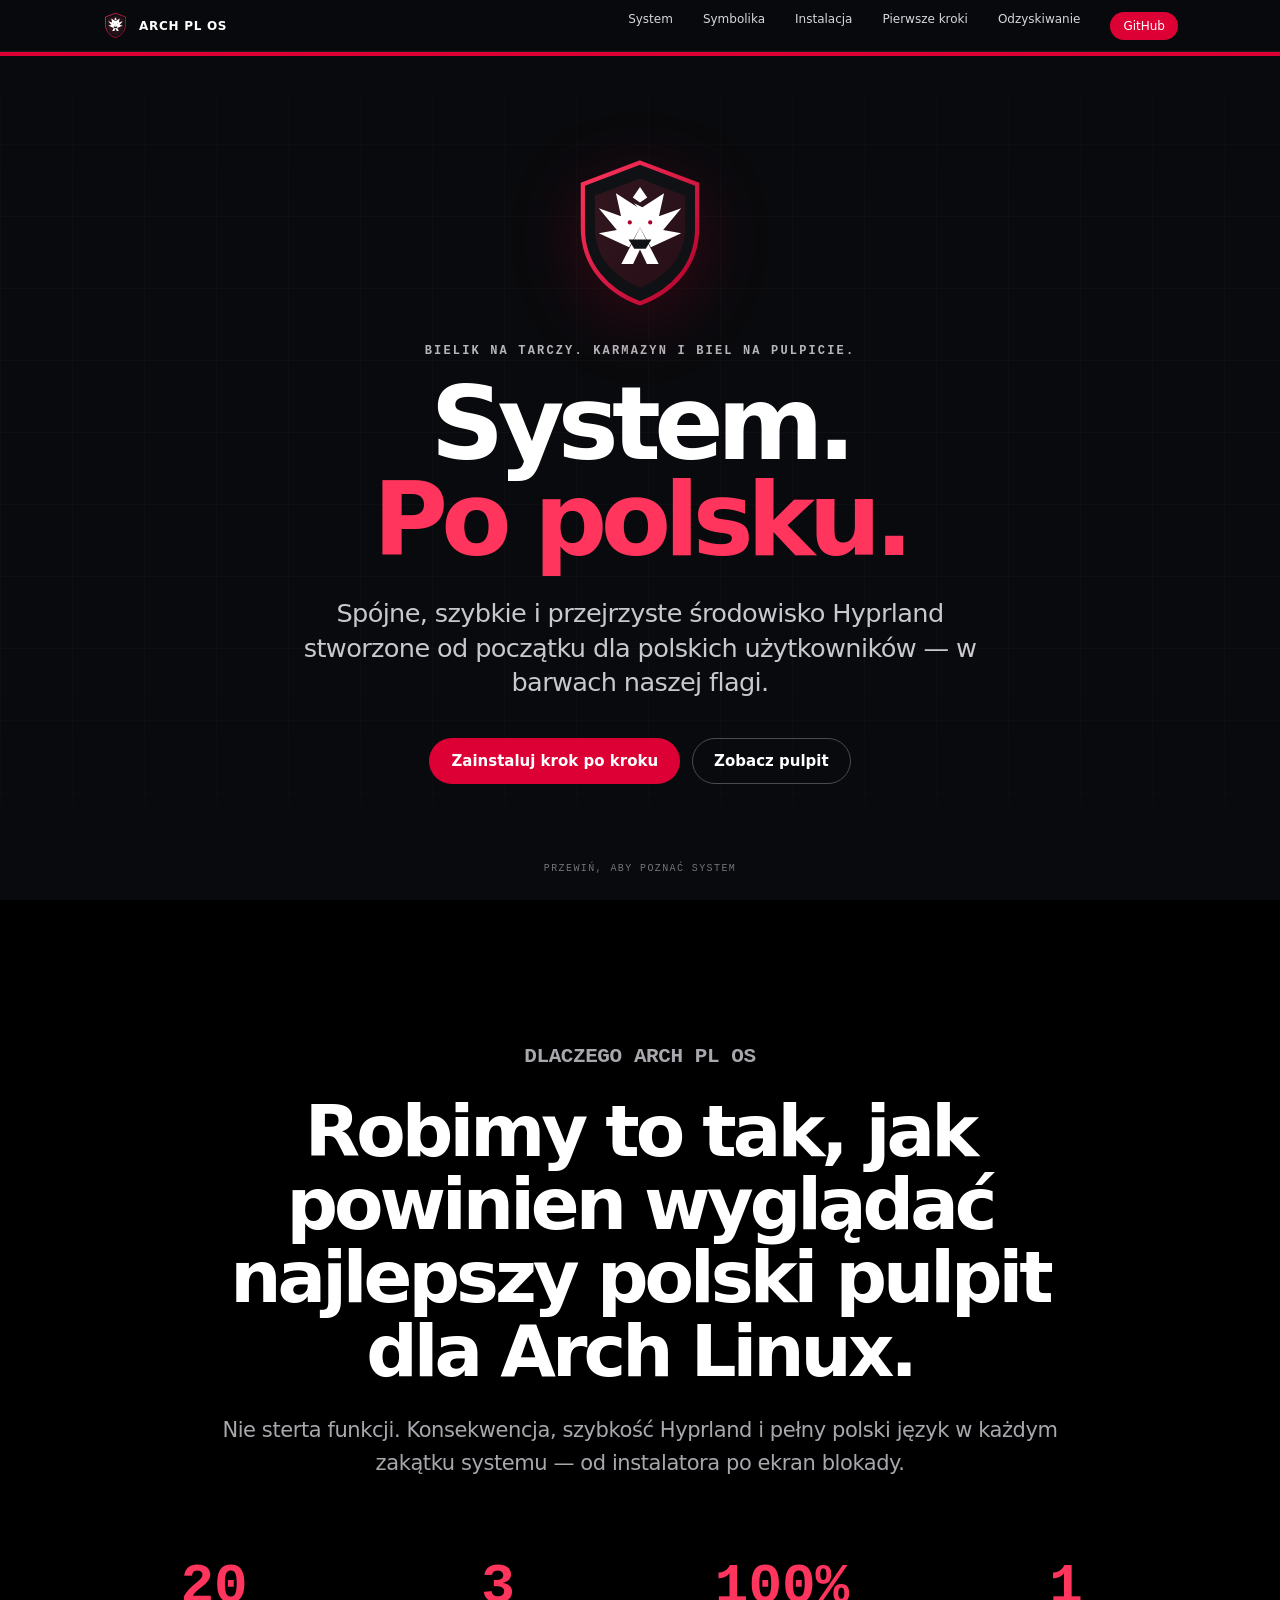
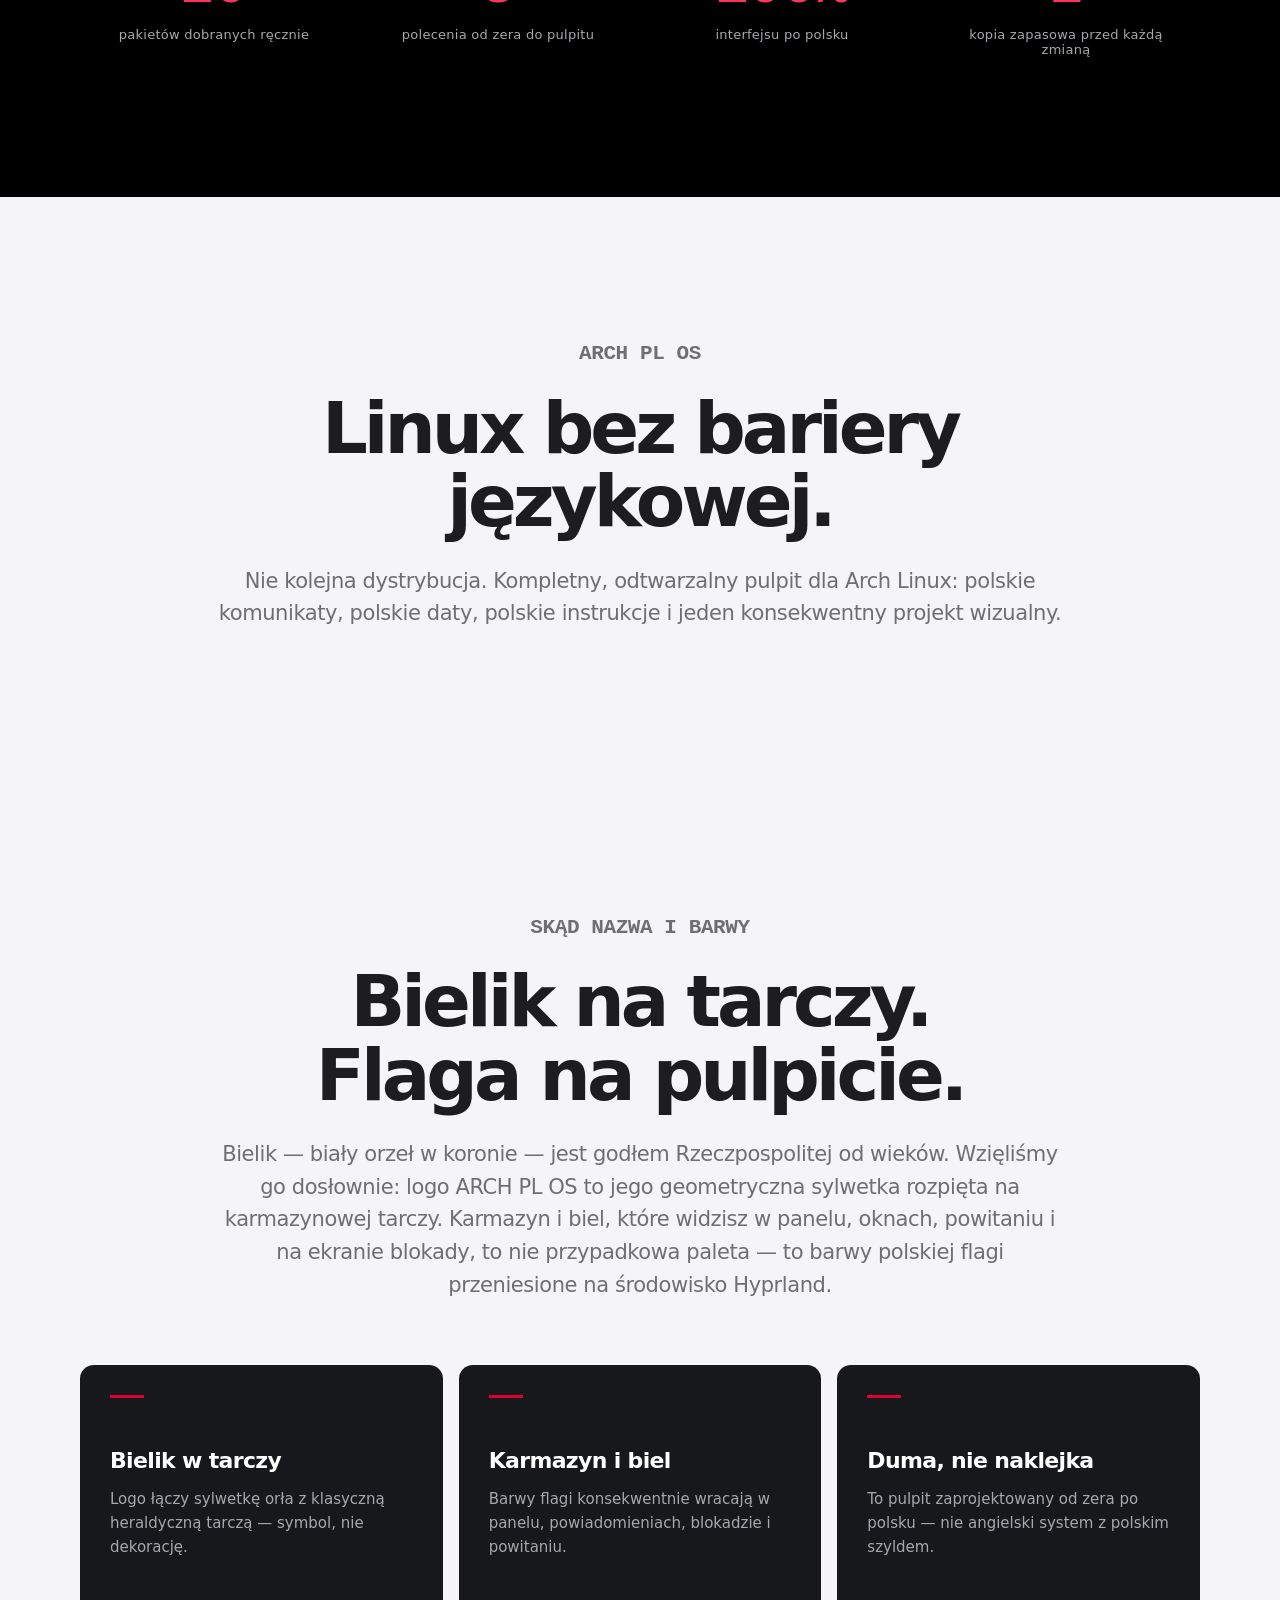
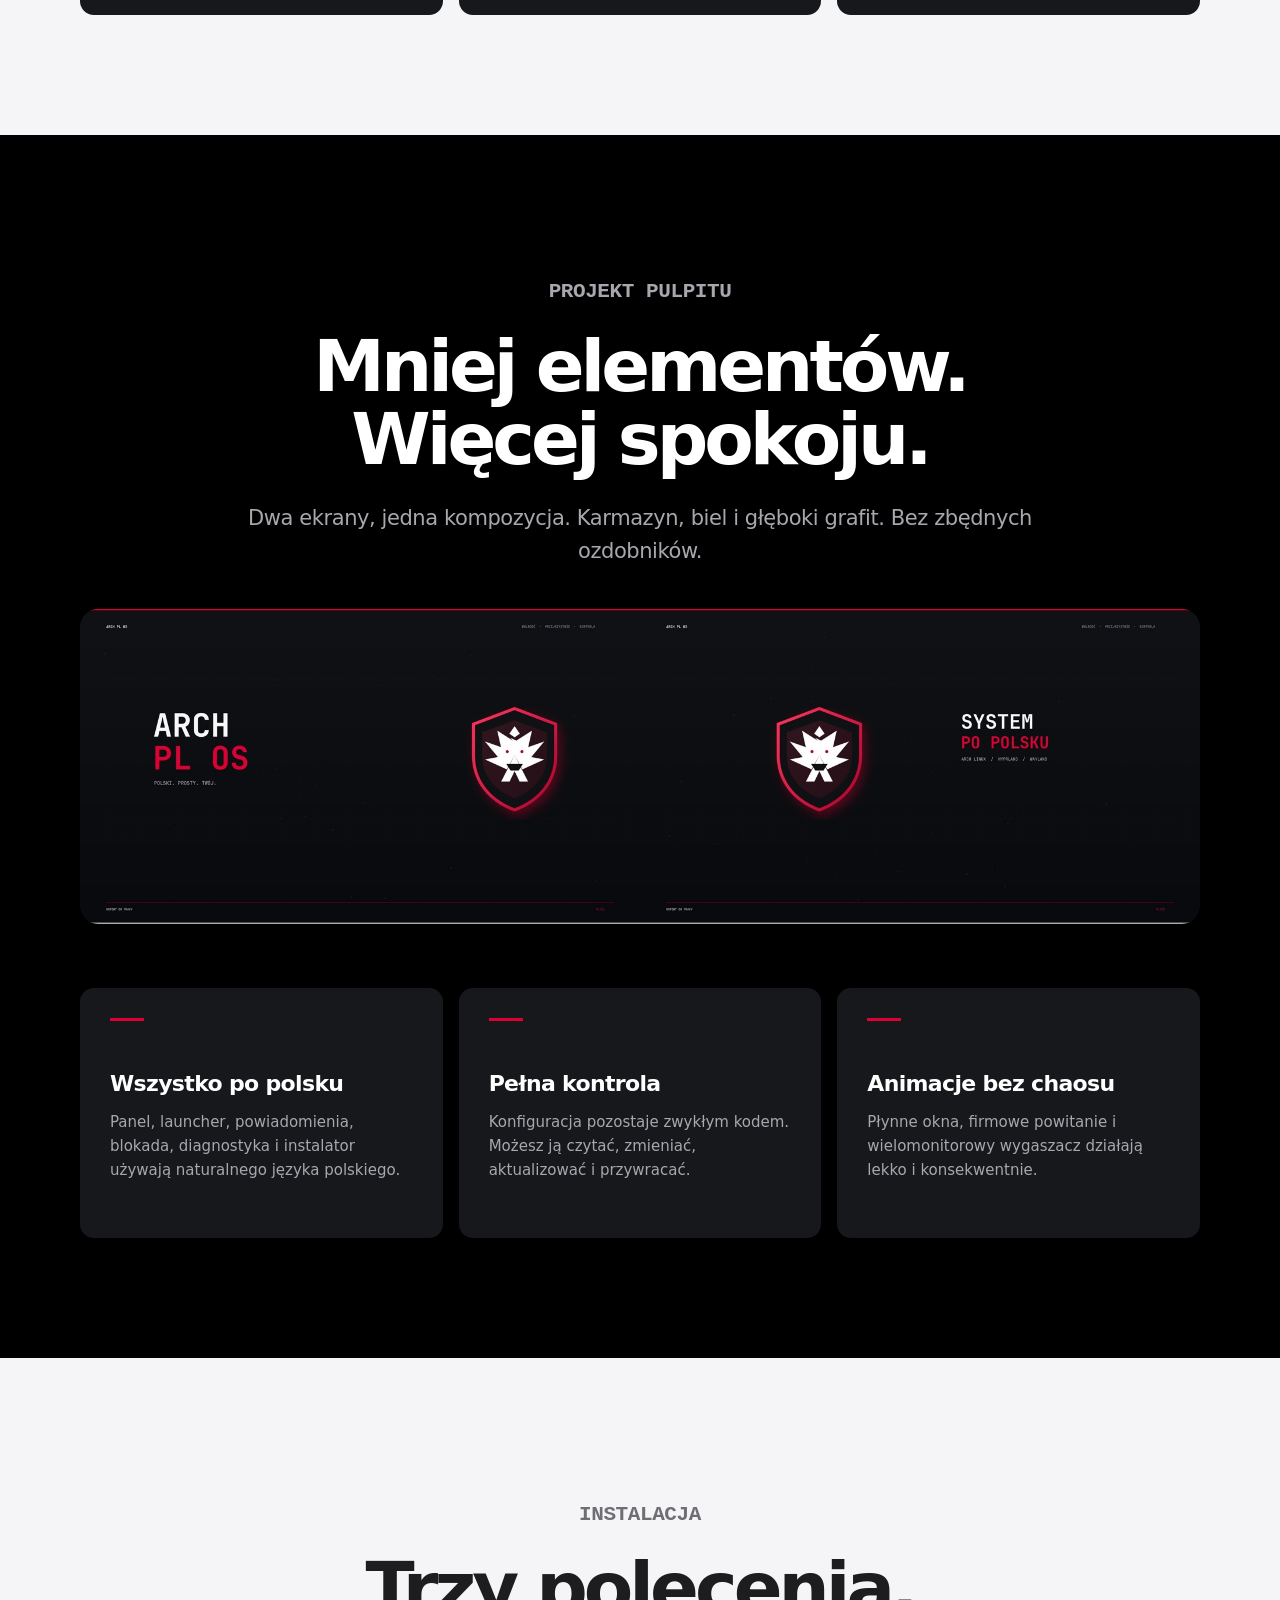
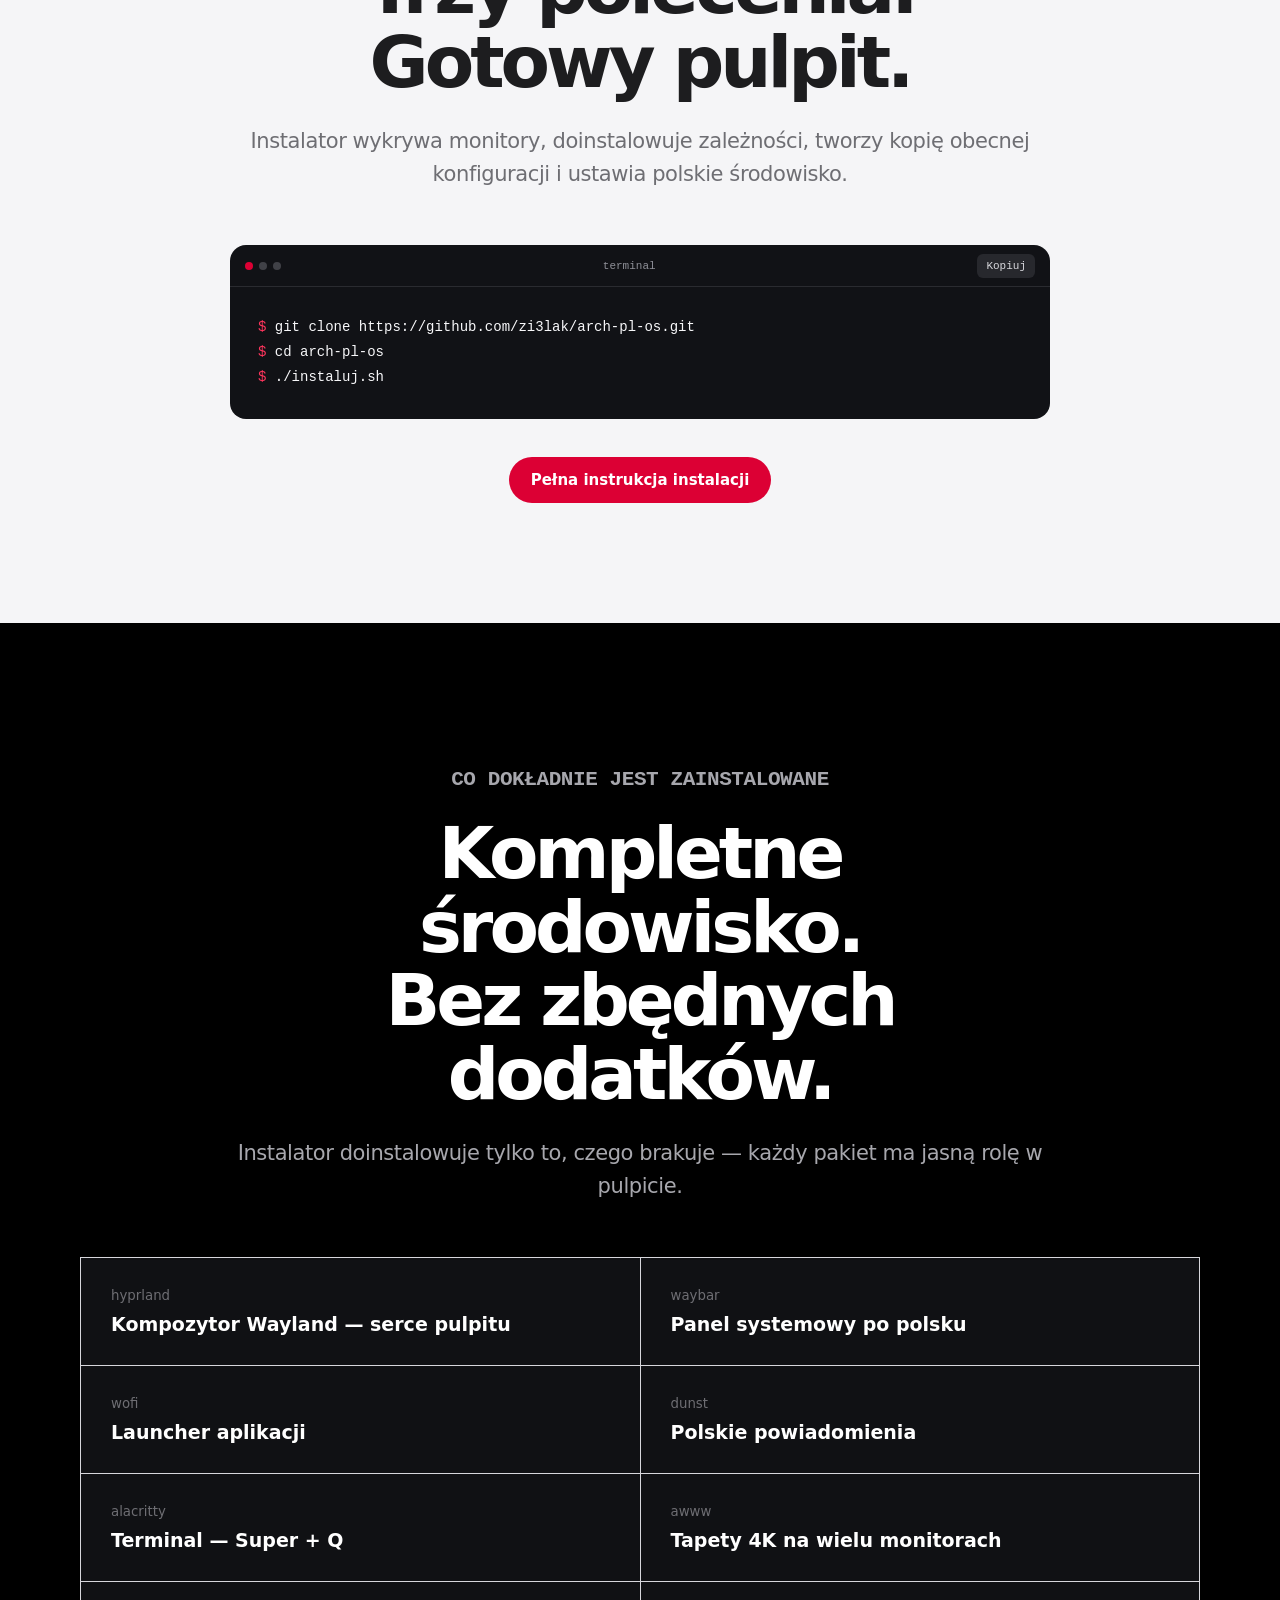
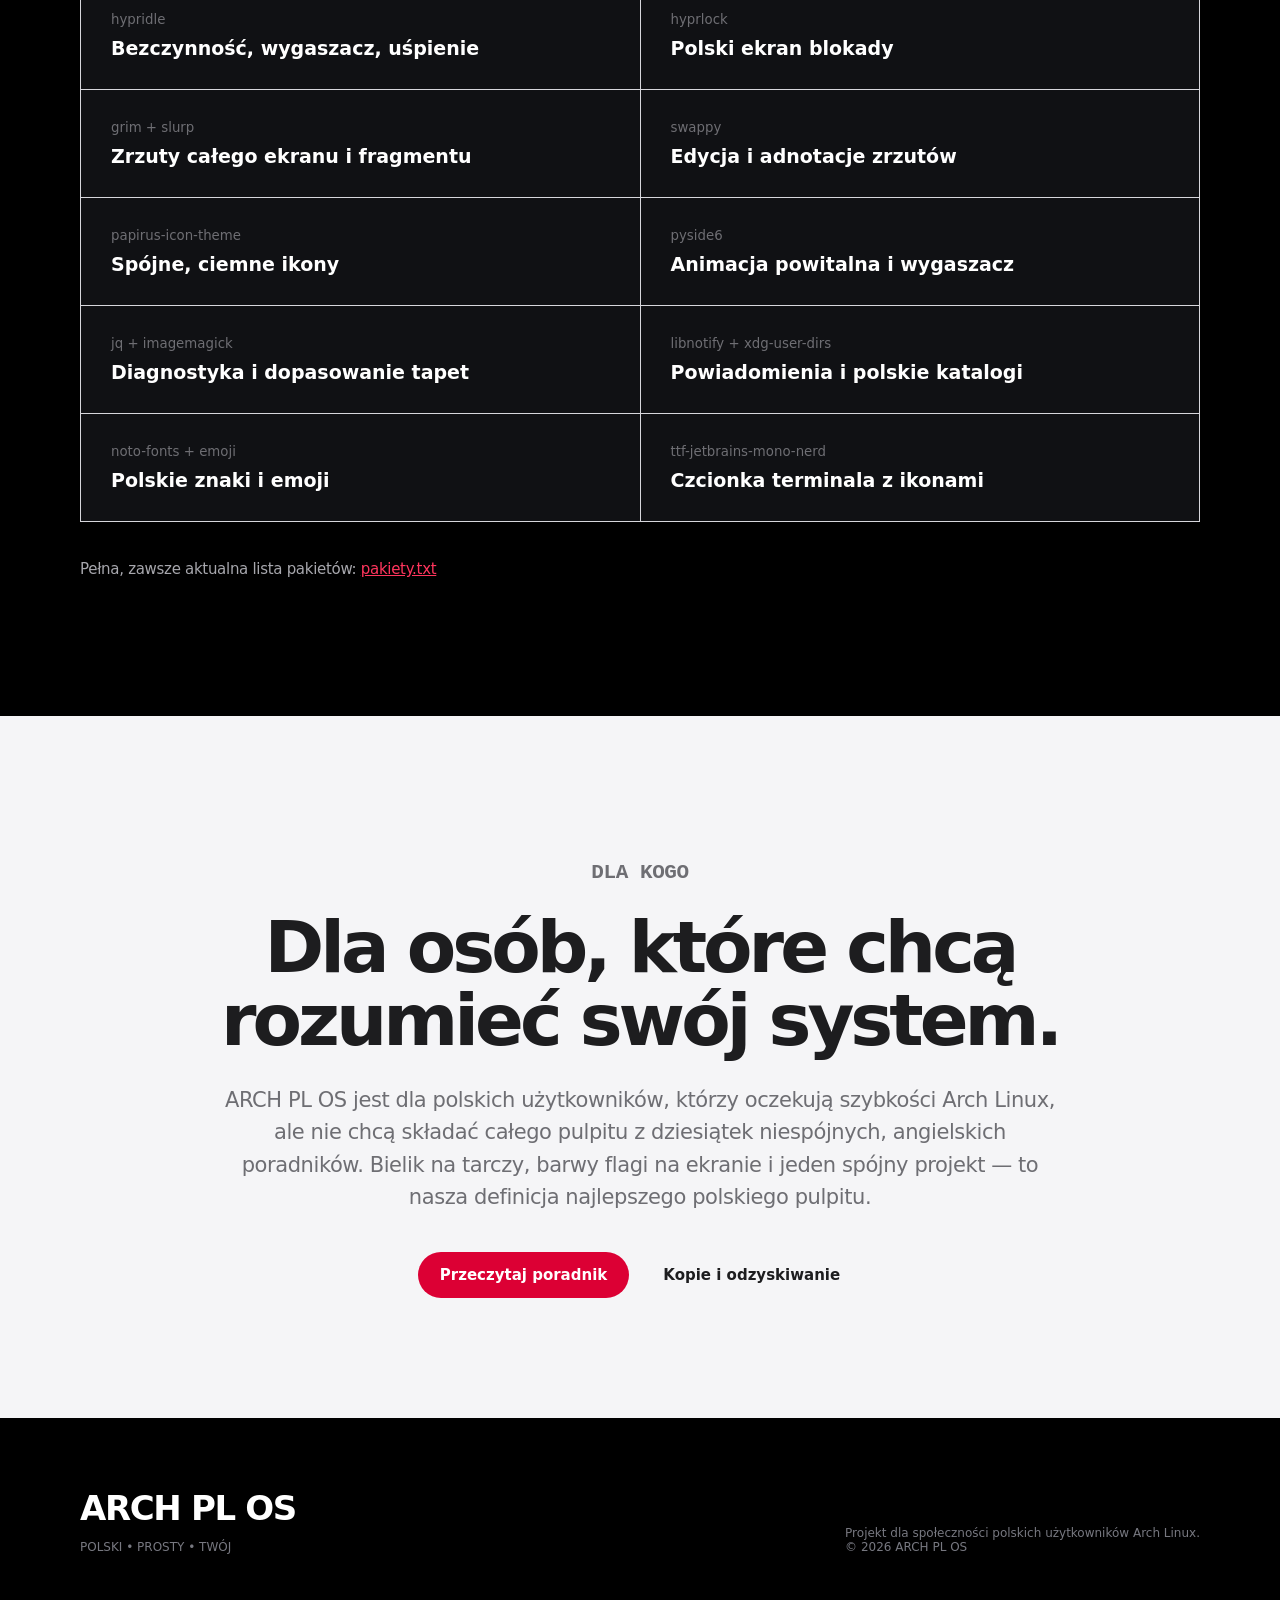
<file: docs/index.html>
<!doctype html>
<html lang="pl">
<head>
<meta charset="utf-8"><meta name="viewport" content="width=device-width,initial-scale=1">
<meta name="description" content="ARCH PL OS — najlepszy polski pulpit dla Arch Linux i Hyprland. Bielik w karmazynowej tarczy, barwy flagi i w pełni polski interfejs.">
<meta name="theme-color" content="#090a0d"><title>ARCH PL OS — system po polsku</title>
<link rel="icon" href="assets/logo.svg"><link rel="stylesheet" href="assets/strona.css">
</head>
<body>
<nav class="nav"><div class="nav-in"><a class="brand" href="index.html"><img src="assets/logo.svg" alt=""><span>ARCH PL OS</span></a><button class="menu" aria-label="Otwórz menu" aria-expanded="false">☰</button><div class="nav-links"><a href="#system">System</a><a href="#symbolika">Symbolika</a><a href="instalacja.html">Instalacja</a><a href="pierwsze-kroki.html">Pierwsze kroki</a><a href="odzyskiwanie.html">Odzyskiwanie</a><a class="nav-cta" href="https://github.com/zi3lak/arch-pl-os">GitHub</a></div></div></nav>
<header class="hero"><div class="hero-grid"></div><div class="hero-content"><img class="hero-logo" src="assets/logo.svg" alt="Stylizowany Bielik w karmazynowej tarczy — logo ARCH PL OS"><p class="eyebrow">Bielik na tarczy. Karmazyn i biel na pulpicie.</p><h1>System.<br><span>Po polsku.</span></h1><p class="lead">Spójne, szybkie i przejrzyste środowisko Hyprland stworzone od początku dla polskich użytkowników — w barwach naszej flagi.</p><div class="actions"><a class="btn btn-red" href="instalacja.html">Zainstaluj krok po kroku</a><a class="btn btn-ghost" href="#zobacz">Zobacz pulpit</a></div></div><div class="scroll-cue">PRZEWIŃ, ABY POZNAĆ SYSTEM</div></header>
<main>
<section class="section dark"><div class="wrap"><div class="intro reveal"><p class="kicker">Dlaczego ARCH PL OS</p><h2>Robimy to tak, jak powinien wyglądać najlepszy polski pulpit dla Arch Linux.</h2><p>Nie sterta funkcji. Konsekwencja, szybkość Hyprland i pełny polski język w każdym zakątku systemu — od instalatora po ekran blokady.</p></div>
<div class="stats reveal">
<div class="stat"><span class="stat-num" data-target="20">0</span><small>pakietów dobranych ręcznie</small></div>
<div class="stat"><span class="stat-num" data-target="3">0</span><small>polecenia od zera do pulpitu</small></div>
<div class="stat"><span class="stat-num" data-target="100" data-suffix="%">0</span><small>interfejsu po polsku</small></div>
<div class="stat"><span class="stat-num" data-target="1">0</span><small>kopia zapasowa przed każdą zmianą</small></div>
</div></div></section>
<section class="section" id="system"><div class="wrap intro reveal"><p class="kicker">ARCH PL OS</p><h2>Linux bez bariery językowej.</h2><p>Nie kolejna dystrybucja. Kompletny, odtwarzalny pulpit dla Arch Linux: polskie komunikaty, polskie daty, polskie instrukcje i jeden konsekwentny projekt wizualny.</p></div></section>
<section class="section" id="symbolika"><div class="wrap"><div class="intro reveal"><p class="kicker">Skąd nazwa i barwy</p><h2>Bielik na tarczy.<br>Flaga na pulpicie.</h2><p>Bielik — biały orzeł w koronie — jest godłem Rzeczpospolitej od wieków. Wzięliśmy go dosłownie: logo ARCH PL OS to jego geometryczna sylwetka rozpięta na karmazynowej tarczy. Karmazyn i biel, które widzisz w panelu, oknach, powitaniu i na ekranie blokady, to nie przypadkowa paleta — to barwy polskiej flagi przeniesione na środowisko Hyprland.</p></div>
<div class="features"><article class="feature reveal"><div class="feature-mark"></div><h3>Bielik w tarczy</h3><p>Logo łączy sylwetkę orła z klasyczną heraldyczną tarczą — symbol, nie dekorację.</p></article><article class="feature reveal"><div class="feature-mark"></div><h3>Karmazyn i biel</h3><p>Barwy flagi konsekwentnie wracają w panelu, powiadomieniach, blokadzie i powitaniu.</p></article><article class="feature reveal"><div class="feature-mark"></div><h3>Duma, nie naklejka</h3><p>To pulpit zaprojektowany od zera po polsku — nie angielski system z polskim szyldem.</p></article></div></div></section>
<section class="section dark" id="zobacz"><div class="wrap"><div class="intro reveal"><p class="kicker">Projekt pulpitu</p><h2>Mniej elementów.<br>Więcej spokoju.</h2><p>Dwa ekrany, jedna kompozycja. Karmazyn, biel i głęboki grafit. Bez zbędnych ozdobników.</p></div><div class="screen reveal"><img src="assets/pulpit.jpg" alt="ARCH PL OS na dwóch monitorach 4K" loading="lazy"></div><div class="features">
<article class="feature reveal"><div class="feature-mark"></div><h3>Wszystko po polsku</h3><p>Panel, launcher, powiadomienia, blokada, diagnostyka i instalator używają naturalnego języka polskiego.</p></article>
<article class="feature reveal"><div class="feature-mark"></div><h3>Pełna kontrola</h3><p>Konfiguracja pozostaje zwykłym kodem. Możesz ją czytać, zmieniać, aktualizować i przywracać.</p></article>
<article class="feature reveal"><div class="feature-mark"></div><h3>Animacje bez chaosu</h3><p>Płynne okna, firmowe powitanie i wielomonitorowy wygaszacz działają lekko i konsekwentnie.</p></article>
</div></div></section>
<section class="section"><div class="wrap intro reveal"><p class="kicker">Instalacja</p><h2>Trzy polecenia.<br>Gotowy pulpit.</h2><p>Instalator wykrywa monitory, doinstalowuje zależności, tworzy kopię obecnej konfiguracji i ustawia polskie środowisko.</p></div><div class="install-box reveal"><div class="install-bar"><span class="dots"><i></i><i></i><i></i></span><span>terminal</span><button class="copy" data-copy="#instalacja-kod">Kopiuj</button></div><pre id="instalacja-kod"><code><span class="prompt">$</span> git clone https://github.com/zi3lak/arch-pl-os.git
<span class="prompt">$</span> cd arch-pl-os
<span class="prompt">$</span> ./instaluj.sh</code></pre></div><div class="actions"><a class="btn btn-red" href="instalacja.html">Pełna instrukcja instalacji</a></div></section>
<section class="section dark"><div class="wrap"><div class="intro reveal"><p class="kicker">Co dokładnie jest zainstalowane</p><h2>Kompletne środowisko.<br>Bez zbędnych dodatków.</h2><p>Instalator doinstalowuje tylko to, czego brakuje — każdy pakiet ma jasną rolę w pulpicie.</p></div><div class="specs reveal">
<div class="spec"><small>hyprland</small><strong>Kompozytor Wayland — serce pulpitu</strong></div><div class="spec"><small>waybar</small><strong>Panel systemowy po polsku</strong></div><div class="spec"><small>wofi</small><strong>Launcher aplikacji</strong></div><div class="spec"><small>dunst</small><strong>Polskie powiadomienia</strong></div><div class="spec"><small>alacritty</small><strong>Terminal — Super + Q</strong></div><div class="spec"><small>awww</small><strong>Tapety 4K na wielu monitorach</strong></div><div class="spec"><small>hypridle</small><strong>Bezczynność, wygaszacz, uśpienie</strong></div><div class="spec"><small>hyprlock</small><strong>Polski ekran blokady</strong></div><div class="spec"><small>grim + slurp</small><strong>Zrzuty całego ekranu i fragmentu</strong></div><div class="spec"><small>swappy</small><strong>Edycja i adnotacje zrzutów</strong></div><div class="spec"><small>papirus-icon-theme</small><strong>Spójne, ciemne ikony</strong></div><div class="spec"><small>pyside6</small><strong>Animacja powitalna i wygaszacz</strong></div><div class="spec"><small>jq + imagemagick</small><strong>Diagnostyka i dopasowanie tapet</strong></div><div class="spec"><small>libnotify + xdg-user-dirs</small><strong>Powiadomienia i polskie katalogi</strong></div><div class="spec"><small>noto-fonts + emoji</small><strong>Polskie znaki i emoji</strong></div><div class="spec"><small>ttf-jetbrains-mono-nerd</small><strong>Czcionka terminala z ikonami</strong></div>
</div><p class="body-lg" style="margin-top:36px;font-size:15px">Pełna, zawsze aktualna lista pakietów: <a href="https://github.com/zi3lak/arch-pl-os/blob/main/pakiety.txt" style="color:var(--red2);text-decoration:underline">pakiety.txt</a></p></div></section>
<section class="section"><div class="wrap intro reveal"><p class="kicker">Dla kogo</p><h2>Dla osób, które chcą rozumieć swój system.</h2><p>ARCH PL OS jest dla polskich użytkowników, którzy oczekują szybkości Arch Linux, ale nie chcą składać całego pulpitu z dziesiątek niespójnych, angielskich poradników. Bielik na tarczy, barwy flagi na ekranie i jeden spójny projekt — to nasza definicja najlepszego polskiego pulpitu.</p><div class="actions"><a class="btn btn-red" href="pierwsze-kroki.html">Przeczytaj poradnik</a><a class="btn" href="odzyskiwanie.html">Kopie i odzyskiwanie</a></div></div></section>
</main>
<footer class="footer"><div class="footer-in"><div><h2>ARCH PL OS</h2><p>POLSKI • PROSTY • TWÓJ</p></div><p>Projekt dla społeczności polskich użytkowników Arch Linux.<br>© 2026 ARCH PL OS</p></div></footer>
<script src="assets/strona.js"></script>
</body></html>
</file>
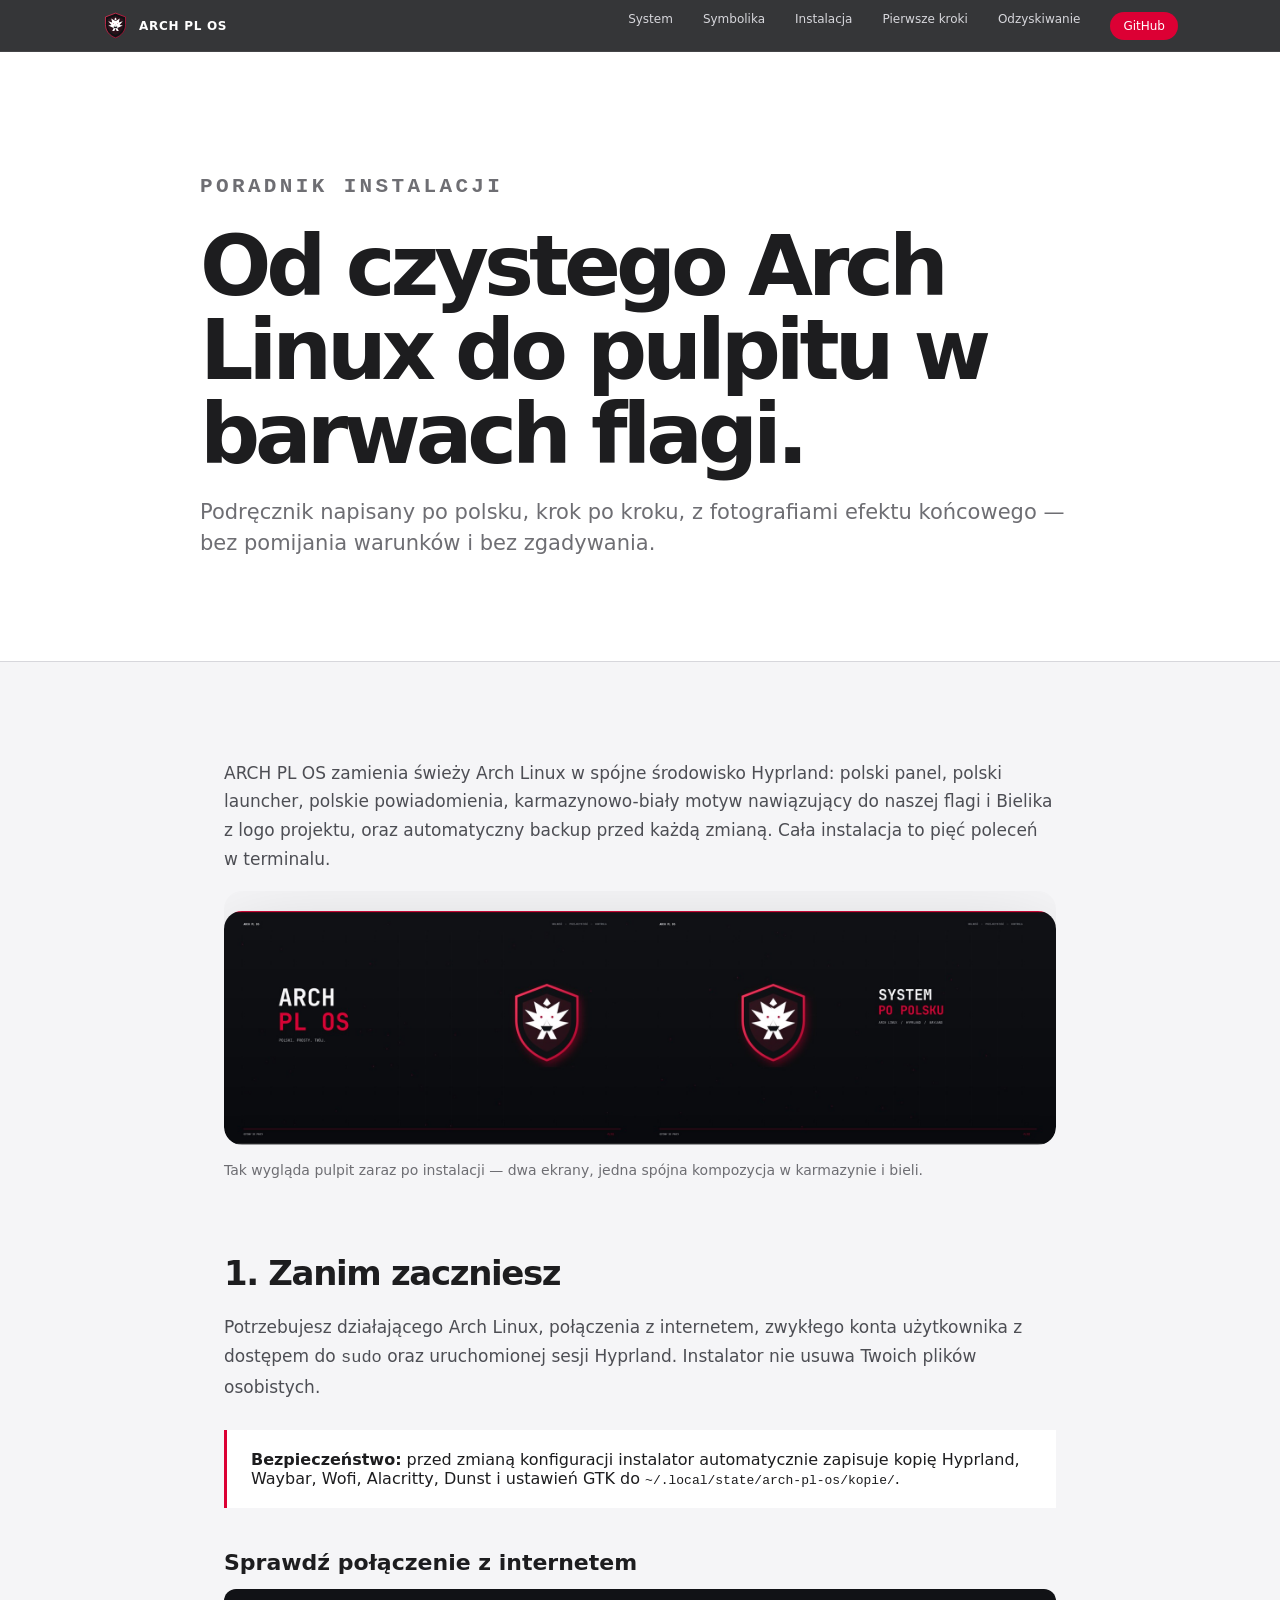
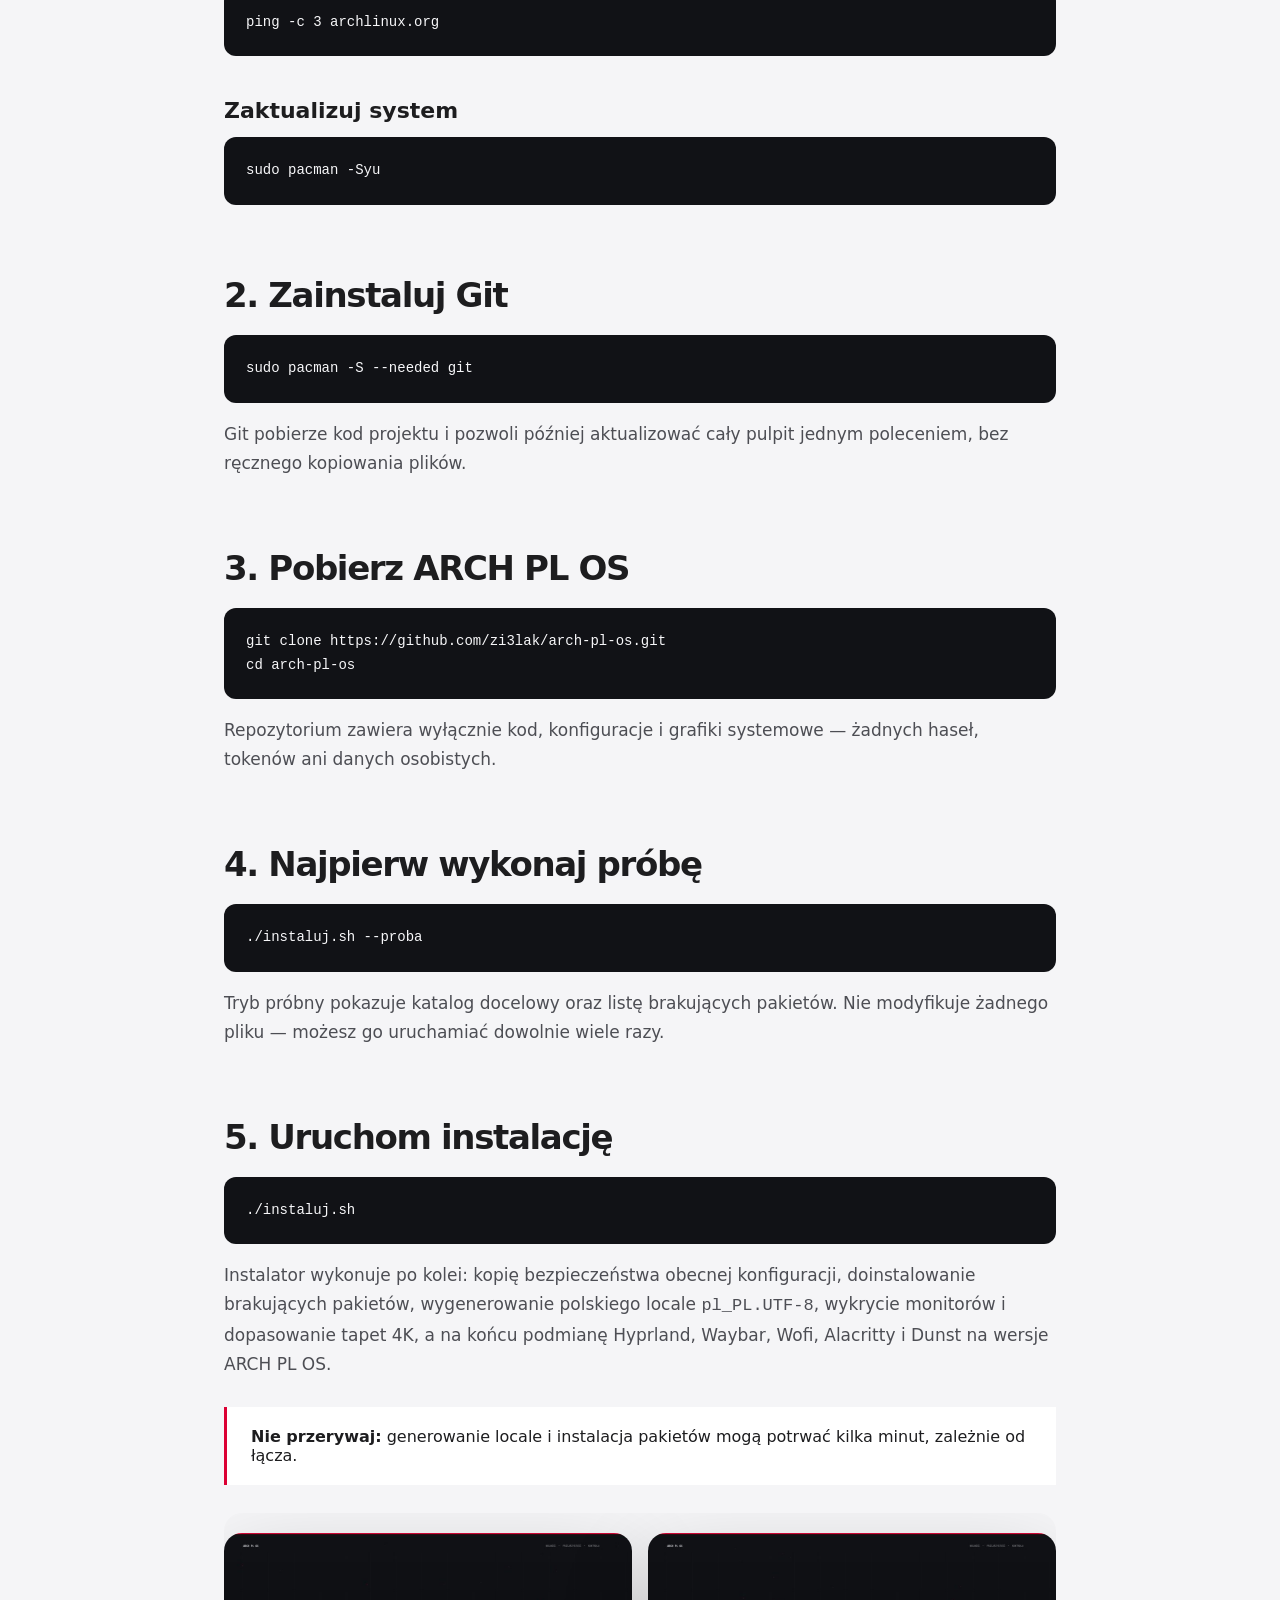
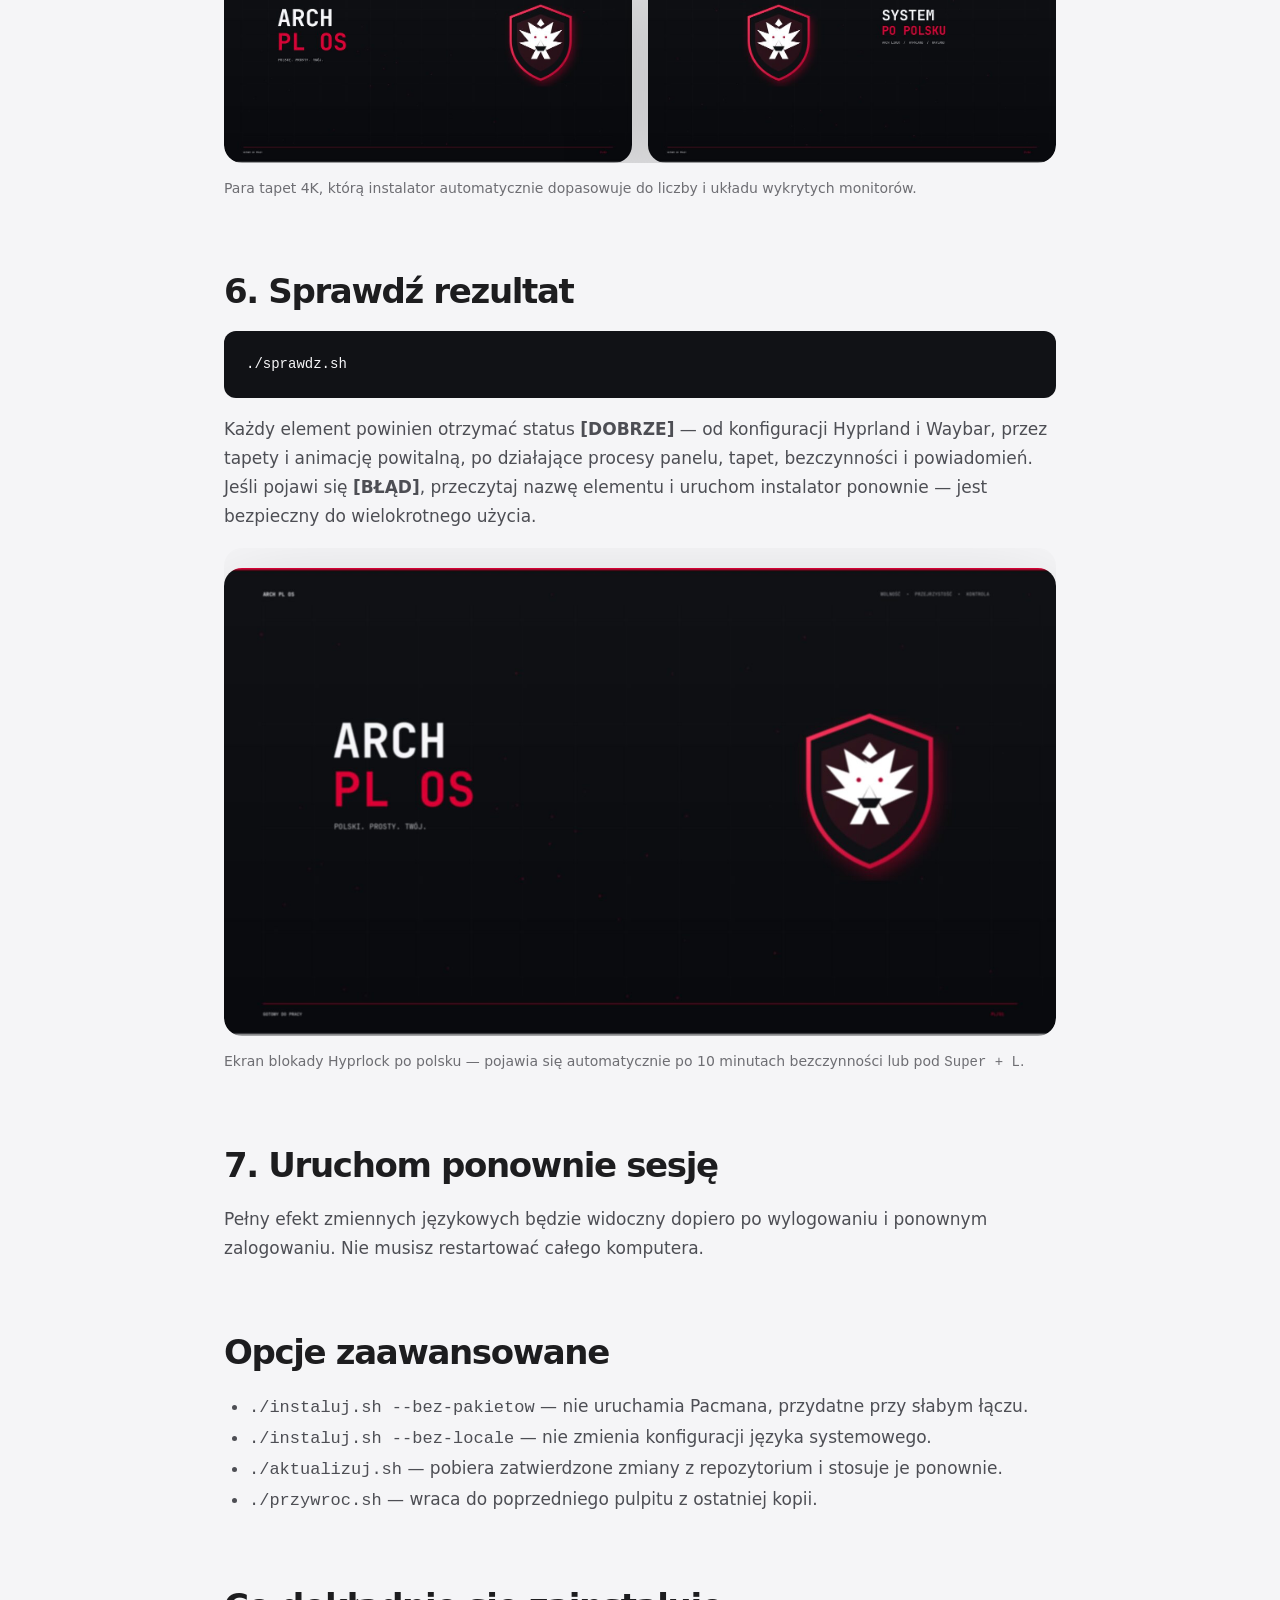
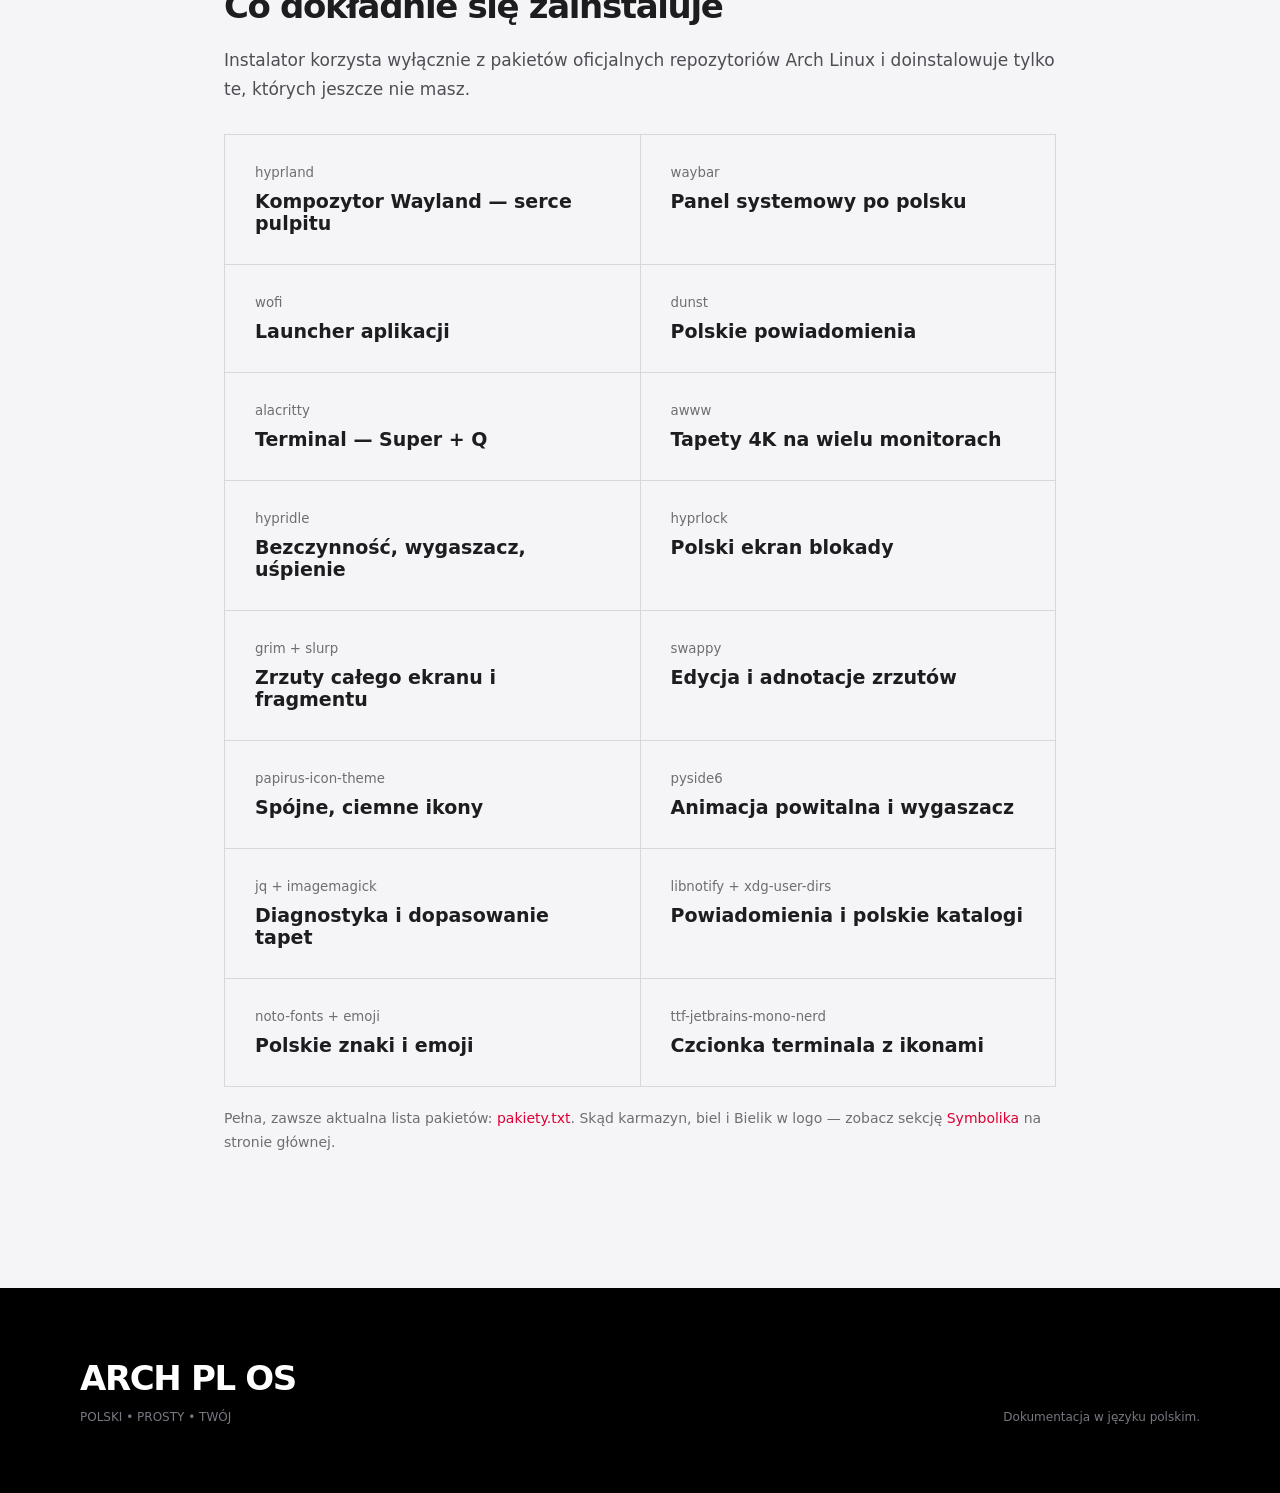
<file: docs/instalacja.html>
<!doctype html><html lang="pl"><head><meta charset="utf-8"><meta name="viewport" content="width=device-width,initial-scale=1"><meta name="description" content="Pełny, ilustrowany poradnik instalacji ARCH PL OS na Arch Linux i Hyprland — krok po kroku, z fotografiami pulpitu."><meta name="theme-color" content="#090a0d"><title>Instalacja krok po kroku — ARCH PL OS</title><link rel="icon" href="assets/logo.svg"><link rel="stylesheet" href="assets/strona.css"></head><body><nav class="nav"><div class="nav-in"><a class="brand" href="index.html"><img src="assets/logo.svg" alt="Stylizowany Bielik w karmazynowej tarczy — logo ARCH PL OS"><span>ARCH PL OS</span></a><button class="menu" aria-label="Otwórz menu">☰</button><div class="nav-links"><a href="index.html">System</a><a href="index.html#symbolika">Symbolika</a><a href="instalacja.html">Instalacja</a><a href="pierwsze-kroki.html">Pierwsze kroki</a><a href="odzyskiwanie.html">Odzyskiwanie</a><a class="nav-cta" href="https://github.com/zi3lak/arch-pl-os">GitHub</a></div></div></nav><header class="subhero"><div class="wrap"><p class="kicker">Poradnik instalacji</p><h1>Od czystego Arch Linux do pulpitu w barwach flagi.</h1><p>Podręcznik napisany po polsku, krok po kroku, z fotografiami efektu końcowego — bez pomijania warunków i bez zgadywania.</p></div></header><main class="article">

<p>ARCH PL OS zamienia świeży Arch Linux w spójne środowisko Hyprland: polski panel, polski launcher, polskie powiadomienia, karmazynowo-biały motyw nawiązujący do naszej flagi i Bielika z logo projektu, oraz automatyczny backup przed każdą zmianą. Cała instalacja to pięć poleceń w terminalu.</p>

<div class="screen reveal"><img src="assets/pulpit.jpg" alt="Gotowy pulpit ARCH PL OS na dwóch monitorach 4K" loading="lazy"></div>
<p style="color:var(--muted);font-size:14px;margin-top:14px">Tak wygląda pulpit zaraz po instalacji — dwa ekrany, jedna spójna kompozycja w karmazynie i bieli.</p>

<h2>1. Zanim zaczniesz</h2><p>Potrzebujesz działającego Arch Linux, połączenia z internetem, zwykłego konta użytkownika z dostępem do <code>sudo</code> oraz uruchomionej sesji Hyprland. Instalator nie usuwa Twoich plików osobistych.</p><div class="note"><strong>Bezpieczeństwo:</strong> przed zmianą konfiguracji instalator automatycznie zapisuje kopię Hyprland, Waybar, Wofi, Alacritty, Dunst i ustawień GTK do <code>~/.local/state/arch-pl-os/kopie/</code>.</div>
<h3>Sprawdź połączenie z internetem</h3><pre class="code">ping -c 3 archlinux.org</pre><h3>Zaktualizuj system</h3><pre class="code">sudo pacman -Syu</pre>

<h2>2. Zainstaluj Git</h2><pre class="code">sudo pacman -S --needed git</pre><p>Git pobierze kod projektu i pozwoli później aktualizować cały pulpit jednym poleceniem, bez ręcznego kopiowania plików.</p>

<h2>3. Pobierz ARCH PL OS</h2><pre class="code">git clone https://github.com/zi3lak/arch-pl-os.git
cd arch-pl-os</pre><p>Repozytorium zawiera wyłącznie kod, konfiguracje i grafiki systemowe — żadnych haseł, tokenów ani danych osobistych.</p>

<h2>4. Najpierw wykonaj próbę</h2><pre class="code">./instaluj.sh --proba</pre><p>Tryb próbny pokazuje katalog docelowy oraz listę brakujących pakietów. Nie modyfikuje żadnego pliku — możesz go uruchamiać dowolnie wiele razy.</p>

<h2>5. Uruchom instalację</h2><pre class="code">./instaluj.sh</pre><p>Instalator wykonuje po kolei: kopię bezpieczeństwa obecnej konfiguracji, doinstalowanie brakujących pakietów, wygenerowanie polskiego locale <code>pl_PL.UTF-8</code>, wykrycie monitorów i dopasowanie tapet 4K, a na końcu podmianę Hyprland, Waybar, Wofi, Alacritty i Dunst na wersje ARCH PL OS.</p><div class="note"><strong>Nie przerywaj:</strong> generowanie locale i instalacja pakietów mogą potrwać kilka minut, zależnie od łącza.</div>

<div class="screen reveal" style="display:flex;gap:16px;flex-wrap:wrap"><img src="assets/tapeta-lewa.jpg" alt="Tapeta 4K ARCH PL OS dla lewego monitora" loading="lazy" style="flex:1;min-width:260px"><img src="assets/tapeta-prawa.jpg" alt="Tapeta 4K ARCH PL OS dla prawego monitora" loading="lazy" style="flex:1;min-width:260px"></div>
<p style="color:var(--muted);font-size:14px;margin-top:14px">Para tapet 4K, którą instalator automatycznie dopasowuje do liczby i układu wykrytych monitorów.</p>

<h2>6. Sprawdź rezultat</h2><pre class="code">./sprawdz.sh</pre><p>Każdy element powinien otrzymać status <strong>[DOBRZE]</strong> — od konfiguracji Hyprland i Waybar, przez tapety i animację powitalną, po działające procesy panelu, tapet, bezczynności i powiadomień. Jeśli pojawi się <strong>[BŁĄD]</strong>, przeczytaj nazwę elementu i uruchom instalator ponownie — jest bezpieczny do wielokrotnego użycia.</p>

<div class="screen reveal"><img src="assets/ekran-blokady.jpg" alt="Polski ekran blokady ARCH PL OS w karmazynie i bieli" loading="lazy"></div>
<p style="color:var(--muted);font-size:14px;margin-top:14px">Ekran blokady Hyprlock po polsku — pojawia się automatycznie po 10 minutach bezczynności lub pod <code>Super + L</code>.</p>

<h2>7. Uruchom ponownie sesję</h2><p>Pełny efekt zmiennych językowych będzie widoczny dopiero po wylogowaniu i ponownym zalogowaniu. Nie musisz restartować całego komputera.</p>

<h2>Opcje zaawansowane</h2><ul><li><code>./instaluj.sh --bez-pakietow</code> — nie uruchamia Pacmana, przydatne przy słabym łączu.</li><li><code>./instaluj.sh --bez-locale</code> — nie zmienia konfiguracji języka systemowego.</li><li><code>./aktualizuj.sh</code> — pobiera zatwierdzone zmiany z repozytorium i stosuje je ponownie.</li><li><code>./przywroc.sh</code> — wraca do poprzedniego pulpitu z ostatniej kopii.</li></ul>

<h2>Co dokładnie się zainstaluje</h2><p>Instalator korzysta wyłącznie z pakietów oficjalnych repozytoriów Arch Linux i doinstalowuje tylko te, których jeszcze nie masz.</p>
<div class="specs" style="margin-top:30px">
<div class="spec"><small>hyprland</small><strong>Kompozytor Wayland — serce pulpitu</strong></div><div class="spec"><small>waybar</small><strong>Panel systemowy po polsku</strong></div><div class="spec"><small>wofi</small><strong>Launcher aplikacji</strong></div><div class="spec"><small>dunst</small><strong>Polskie powiadomienia</strong></div><div class="spec"><small>alacritty</small><strong>Terminal — Super + Q</strong></div><div class="spec"><small>awww</small><strong>Tapety 4K na wielu monitorach</strong></div><div class="spec"><small>hypridle</small><strong>Bezczynność, wygaszacz, uśpienie</strong></div><div class="spec"><small>hyprlock</small><strong>Polski ekran blokady</strong></div><div class="spec"><small>grim + slurp</small><strong>Zrzuty całego ekranu i fragmentu</strong></div><div class="spec"><small>swappy</small><strong>Edycja i adnotacje zrzutów</strong></div><div class="spec"><small>papirus-icon-theme</small><strong>Spójne, ciemne ikony</strong></div><div class="spec"><small>pyside6</small><strong>Animacja powitalna i wygaszacz</strong></div><div class="spec"><small>jq + imagemagick</small><strong>Diagnostyka i dopasowanie tapet</strong></div><div class="spec"><small>libnotify + xdg-user-dirs</small><strong>Powiadomienia i polskie katalogi</strong></div><div class="spec"><small>noto-fonts + emoji</small><strong>Polskie znaki i emoji</strong></div><div class="spec"><small>ttf-jetbrains-mono-nerd</small><strong>Czcionka terminala z ikonami</strong></div>
</div>
<p style="color:var(--muted);font-size:14px;margin-top:20px">Pełna, zawsze aktualna lista pakietów: <a href="https://github.com/zi3lak/arch-pl-os/blob/main/pakiety.txt" style="color:var(--red)">pakiety.txt</a>. Skąd karmazyn, biel i Bielik w logo — zobacz sekcję <a href="index.html#symbolika" style="color:var(--red)">Symbolika</a> na stronie głównej.</p>

</main><footer class="footer"><div class="footer-in"><div><h2>ARCH PL OS</h2><p>POLSKI • PROSTY • TWÓJ</p></div><p>Dokumentacja w języku polskim.</p></div></footer><script src="assets/strona.js"></script></body></html>
</file>
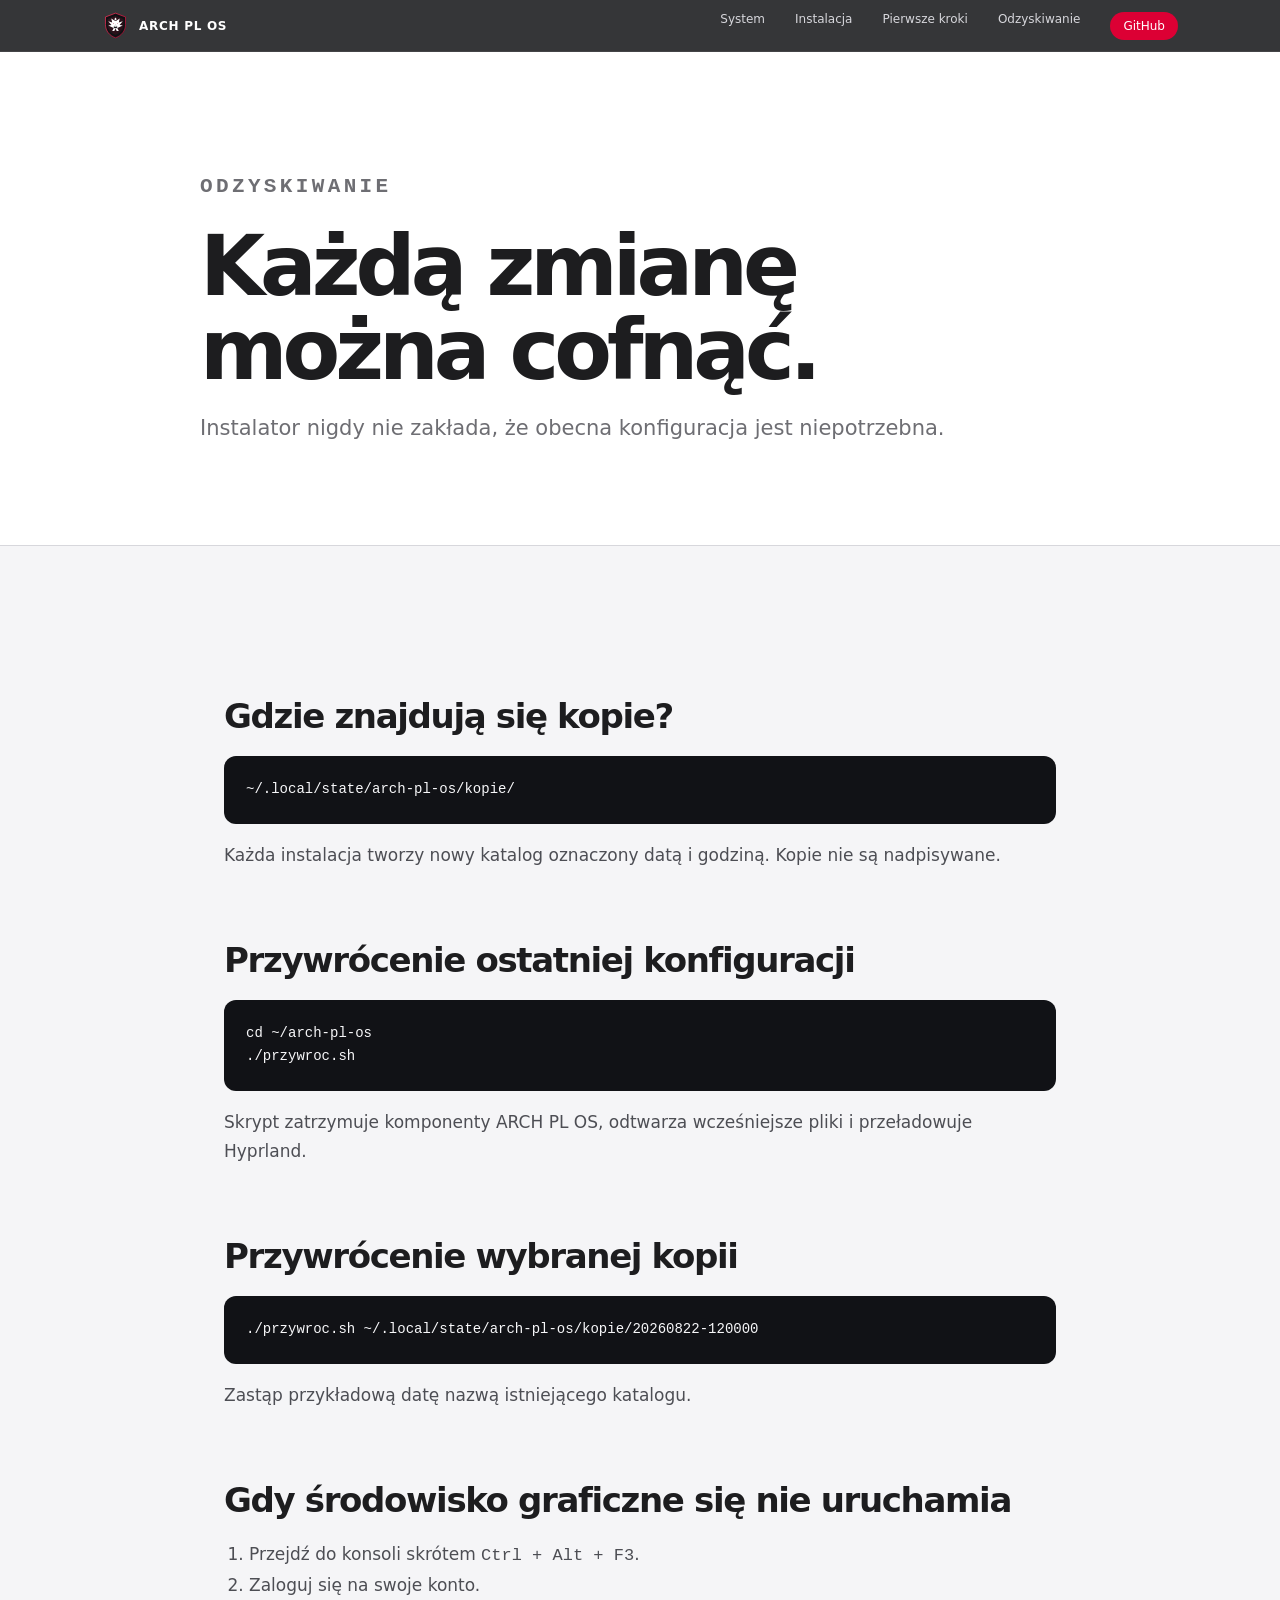
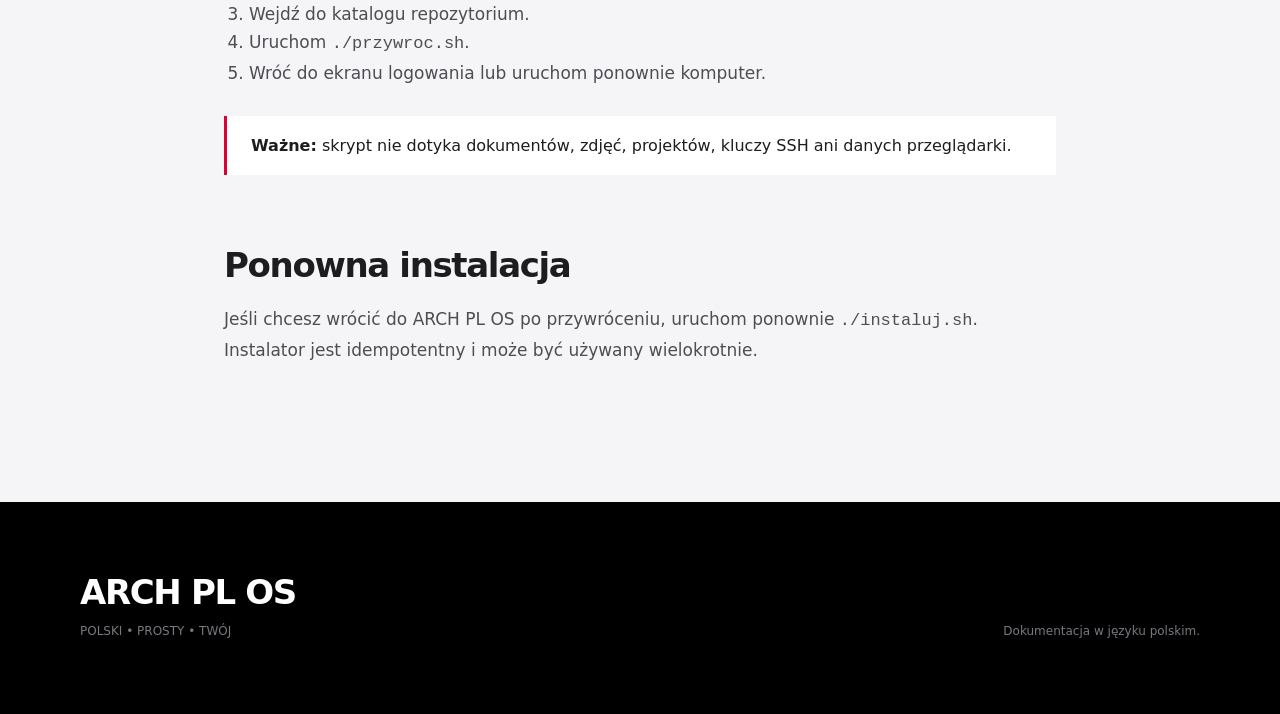
<file: docs/odzyskiwanie.html>
<!doctype html><html lang="pl"><head><meta charset="utf-8"><meta name="viewport" content="width=device-width,initial-scale=1"><meta name="description" content="Kopie bezpieczeństwa i odzyskiwanie poprzedniego pulpitu po ARCH PL OS."><meta name="theme-color" content="#090a0d"><title>Odzyskiwanie — ARCH PL OS</title><link rel="icon" href="assets/logo.svg"><link rel="stylesheet" href="assets/strona.css"></head><body><nav class="nav"><div class="nav-in"><a class="brand" href="index.html"><img src="assets/logo.svg" alt=""><span>ARCH PL OS</span></a><button class="menu" aria-label="Otwórz menu">☰</button><div class="nav-links"><a href="index.html">System</a><a href="instalacja.html">Instalacja</a><a href="pierwsze-kroki.html">Pierwsze kroki</a><a href="odzyskiwanie.html">Odzyskiwanie</a><a class="nav-cta" href="https://github.com/zi3lak/arch-pl-os">GitHub</a></div></div></nav><header class="subhero"><div class="wrap"><p class="kicker">Odzyskiwanie</p><h1>Każdą zmianę można cofnąć.</h1><p>Instalator nigdy nie zakłada, że obecna konfiguracja jest niepotrzebna.</p></div></header><main class="article">
<h2>Gdzie znajdują się kopie?</h2><pre class="code">~/.local/state/arch-pl-os/kopie/</pre><p>Każda instalacja tworzy nowy katalog oznaczony datą i godziną. Kopie nie są nadpisywane.</p>
<h2>Przywrócenie ostatniej konfiguracji</h2><pre class="code">cd ~/arch-pl-os
./przywroc.sh</pre><p>Skrypt zatrzymuje komponenty ARCH PL OS, odtwarza wcześniejsze pliki i przeładowuje Hyprland.</p>
<h2>Przywrócenie wybranej kopii</h2><pre class="code">./przywroc.sh ~/.local/state/arch-pl-os/kopie/20260822-120000</pre><p>Zastąp przykładową datę nazwą istniejącego katalogu.</p>
<h2>Gdy środowisko graficzne się nie uruchamia</h2><ol><li>Przejdź do konsoli skrótem <code>Ctrl + Alt + F3</code>.</li><li>Zaloguj się na swoje konto.</li><li>Wejdź do katalogu repozytorium.</li><li>Uruchom <code>./przywroc.sh</code>.</li><li>Wróć do ekranu logowania lub uruchom ponownie komputer.</li></ol>
<div class="note"><strong>Ważne:</strong> skrypt nie dotyka dokumentów, zdjęć, projektów, kluczy SSH ani danych przeglądarki.</div>
<h2>Ponowna instalacja</h2><p>Jeśli chcesz wrócić do ARCH PL OS po przywróceniu, uruchom ponownie <code>./instaluj.sh</code>. Instalator jest idempotentny i może być używany wielokrotnie.</p>
</main><footer class="footer"><div class="footer-in"><div><h2>ARCH PL OS</h2><p>POLSKI • PROSTY • TWÓJ</p></div><p>Dokumentacja w języku polskim.</p></div></footer><script src="assets/strona.js"></script></body></html>
</file>
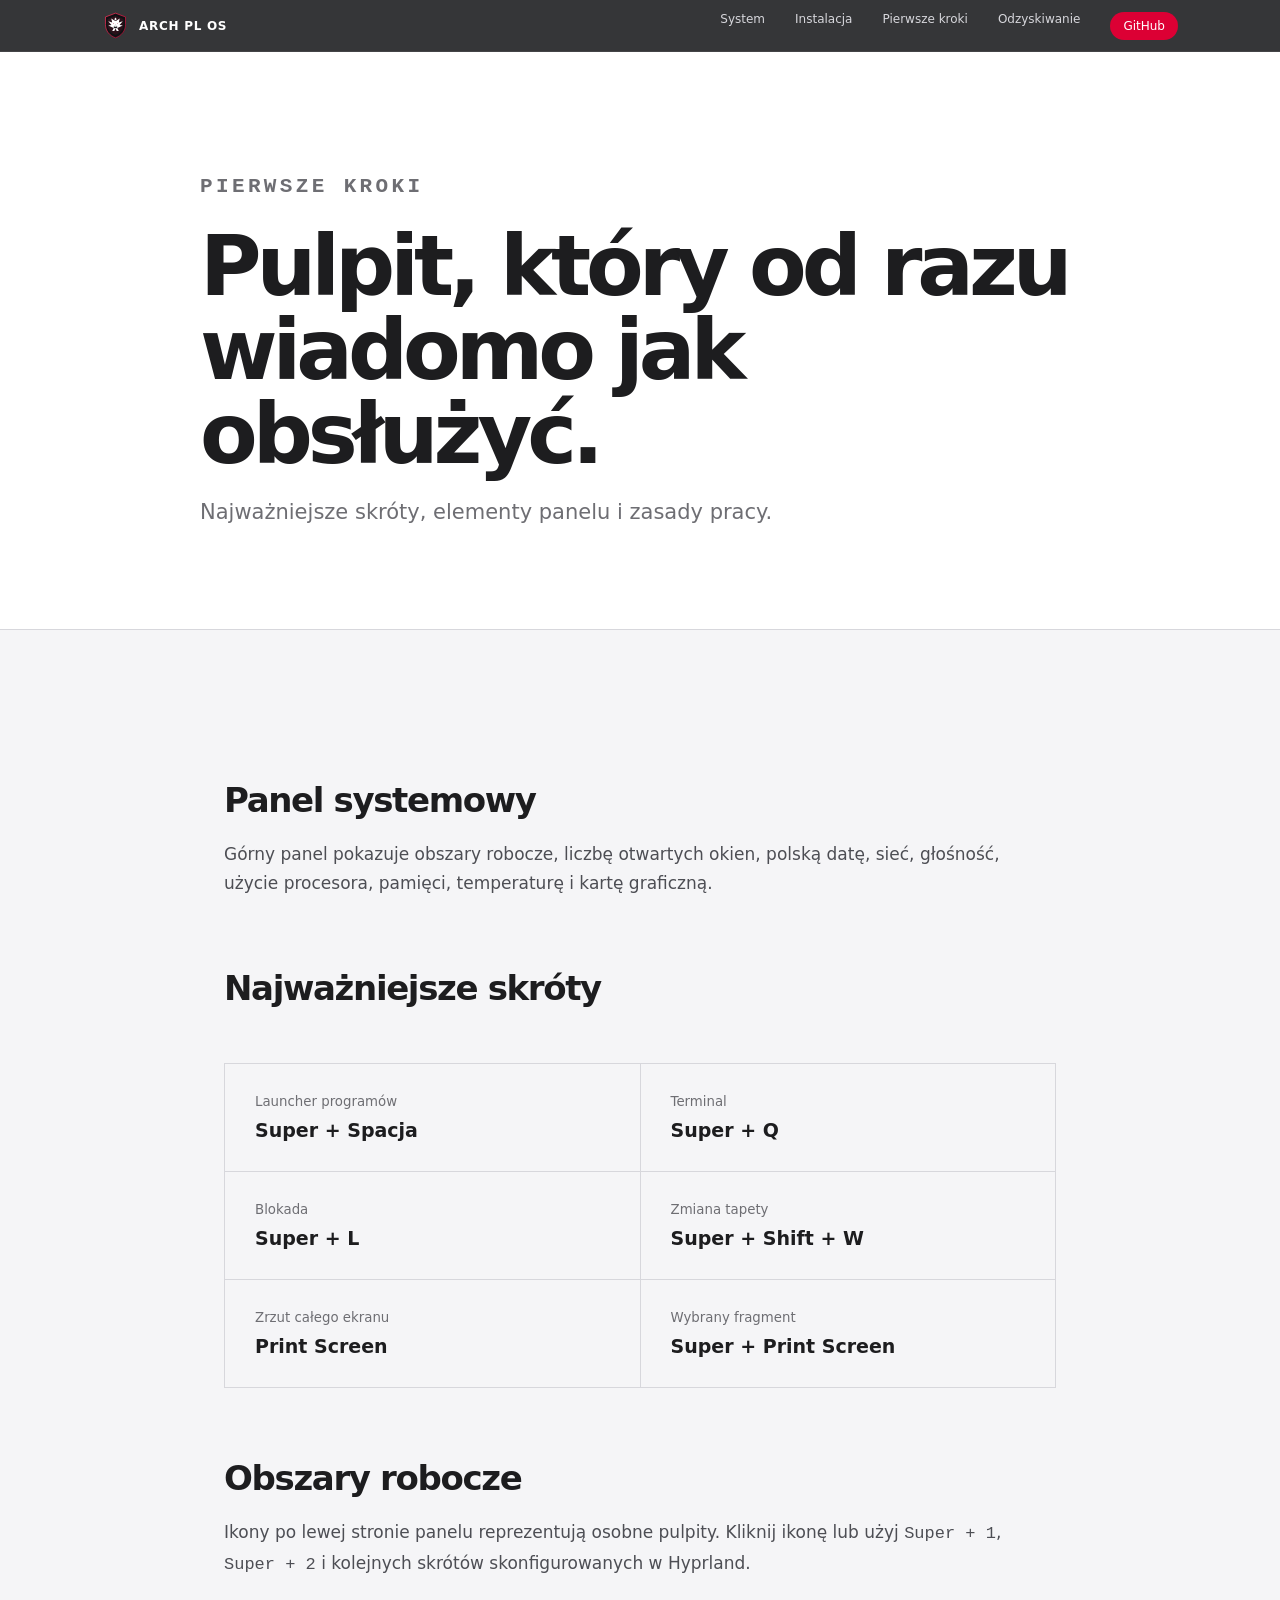
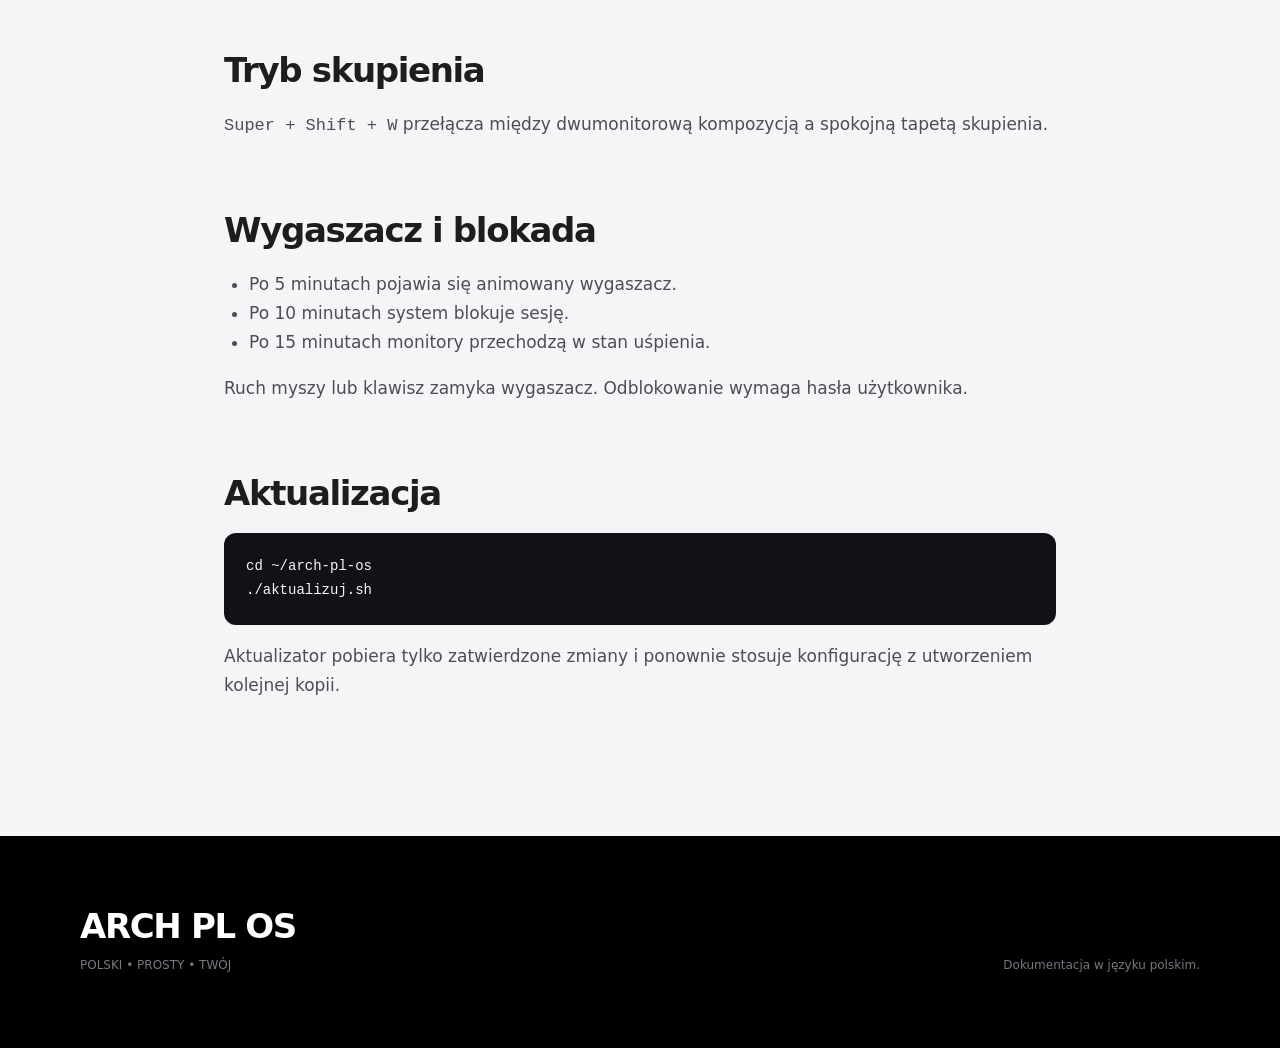
<file: docs/pierwsze-kroki.html>
<!doctype html><html lang="pl"><head><meta charset="utf-8"><meta name="viewport" content="width=device-width,initial-scale=1"><meta name="description" content="Pierwsze kroki i skróty w polskim pulpicie ARCH PL OS."><meta name="theme-color" content="#090a0d"><title>Pierwsze kroki — ARCH PL OS</title><link rel="icon" href="assets/logo.svg"><link rel="stylesheet" href="assets/strona.css"></head><body><nav class="nav"><div class="nav-in"><a class="brand" href="index.html"><img src="assets/logo.svg" alt=""><span>ARCH PL OS</span></a><button class="menu" aria-label="Otwórz menu">☰</button><div class="nav-links"><a href="index.html">System</a><a href="instalacja.html">Instalacja</a><a href="pierwsze-kroki.html">Pierwsze kroki</a><a href="odzyskiwanie.html">Odzyskiwanie</a><a class="nav-cta" href="https://github.com/zi3lak/arch-pl-os">GitHub</a></div></div></nav><header class="subhero"><div class="wrap"><p class="kicker">Pierwsze kroki</p><h1>Pulpit, który od razu wiadomo jak obsłużyć.</h1><p>Najważniejsze skróty, elementy panelu i zasady pracy.</p></div></header><main class="article">
<h2>Panel systemowy</h2><p>Górny panel pokazuje obszary robocze, liczbę otwartych okien, polską datę, sieć, głośność, użycie procesora, pamięci, temperaturę i kartę graficzną.</p>
<h2>Najważniejsze skróty</h2><div class="specs"><div class="spec"><small>Launcher programów</small><strong>Super + Spacja</strong></div><div class="spec"><small>Terminal</small><strong>Super + Q</strong></div><div class="spec"><small>Blokada</small><strong>Super + L</strong></div><div class="spec"><small>Zmiana tapety</small><strong>Super + Shift + W</strong></div><div class="spec"><small>Zrzut całego ekranu</small><strong>Print Screen</strong></div><div class="spec"><small>Wybrany fragment</small><strong>Super + Print Screen</strong></div></div>
<h2>Obszary robocze</h2><p>Ikony po lewej stronie panelu reprezentują osobne pulpity. Kliknij ikonę lub użyj <code>Super + 1</code>, <code>Super + 2</code> i kolejnych skrótów skonfigurowanych w Hyprland.</p>
<h2>Tryb skupienia</h2><p><code>Super + Shift + W</code> przełącza między dwumonitorową kompozycją a spokojną tapetą skupienia.</p>
<h2>Wygaszacz i blokada</h2><ul><li>Po 5 minutach pojawia się animowany wygaszacz.</li><li>Po 10 minutach system blokuje sesję.</li><li>Po 15 minutach monitory przechodzą w stan uśpienia.</li></ul><p>Ruch myszy lub klawisz zamyka wygaszacz. Odblokowanie wymaga hasła użytkownika.</p>
<h2>Aktualizacja</h2><pre class="code">cd ~/arch-pl-os
./aktualizuj.sh</pre><p>Aktualizator pobiera tylko zatwierdzone zmiany i ponownie stosuje konfigurację z utworzeniem kolejnej kopii.</p>
</main><footer class="footer"><div class="footer-in"><div><h2>ARCH PL OS</h2><p>POLSKI • PROSTY • TWÓJ</p></div><p>Dokumentacja w języku polskim.</p></div></footer><script src="assets/strona.js"></script></body></html>
</file>
<file: docs/assets/strona.css>
:root{--red:#dc0034;--red2:#ff355d;--black:#090a0d;--ink:#1d1d1f;--paper:#f5f5f7;--white:#fff;--muted:#6e6e73;--line:#d7d7dc;--max:1120px}*{box-sizing:border-box}html{scroll-behavior:smooth}body{margin:0;font-family:system-ui,-apple-system,"Segoe UI",Roboto,Arial,sans-serif;color:var(--ink);background:var(--paper);-webkit-font-smoothing:antialiased}a{color:inherit;text-decoration:none}button{font:inherit}.nav{position:fixed;z-index:50;inset:0 0 auto;height:52px;background:rgba(9,10,13,.82);backdrop-filter:saturate(150%) blur(18px);color:#fff;border-bottom:1px solid rgba(255,255,255,.08)}.nav-in{max-width:var(--max);height:100%;margin:auto;padding:0 22px;display:flex;align-items:center;justify-content:space-between}.brand{display:flex;align-items:center;gap:10px;font-size:12px;font-weight:700;letter-spacing:.06em}.brand img{width:27px;height:27px}.nav-links{display:flex;gap:30px;font-size:12px;color:#d7d7dc}.nav-links a:hover{color:#fff}.nav-cta{padding:7px 13px;background:var(--red);border-radius:999px;color:#fff!important}.menu{display:none;border:0;background:none;color:#fff;font-size:22px}.hero{min-height:100svh;background:var(--black);color:#fff;display:grid;place-items:center;position:relative;overflow:hidden;padding:110px 24px 70px}.hero:before{content:"";position:absolute;left:0;right:0;top:52px;height:4px;background:linear-gradient(90deg,var(--red) 0 50%,#fff 50% 100%);background-size:200% 100%;animation:powiew 7s linear infinite}.hero-grid{position:absolute;inset:0;background-image:linear-gradient(rgba(255,255,255,.025) 1px,transparent 1px),linear-gradient(90deg,rgba(255,255,255,.025) 1px,transparent 1px);background-size:72px 72px;mask-image:linear-gradient(to bottom,transparent,black 25%,black 75%,transparent)}.hero-content{position:relative;text-align:center;max-width:980px}.hero-logo{width:154px;height:154px;filter:drop-shadow(0 16px 34px rgba(220,0,52,.2));animation:oddech 5s ease-in-out infinite}.eyebrow{font:600 12px/1.3 ui-monospace,SFMono-Regular,Menlo,monospace;letter-spacing:.18em;color:#b5b5ba;text-transform:uppercase;margin:30px 0 16px}.hero h1{font-size:clamp(54px,8vw,112px);line-height:.94;letter-spacing:-.065em;margin:0;font-weight:700}.hero h1 span{color:var(--red2)}.lead{font-size:clamp(19px,2vw,27px);line-height:1.35;color:#c8c8cd;max-width:680px;margin:28px auto 0;letter-spacing:-.025em}.actions{display:flex;justify-content:center;gap:12px;margin-top:38px;flex-wrap:wrap}.btn{display:inline-flex;align-items:center;justify-content:center;min-height:46px;padding:0 21px;border-radius:999px;border:1px solid transparent;font-size:15px;font-weight:600;cursor:pointer}.btn-red{background:var(--red);color:#fff}.btn-red:hover{background:var(--red2)}.btn-ghost{border-color:#4b4c52;color:#fff;background:transparent}.btn-ghost:hover{border-color:#fff}.scroll-cue{position:absolute;bottom:26px;font:10px ui-monospace,monospace;color:#73747a;letter-spacing:.14em}.section{padding:120px 24px}.wrap{max-width:var(--max);margin:auto}.intro{text-align:center;max-width:850px;margin:auto}.kicker{font:700 12px ui-monospace,monospace;letter-spacing:.16em;color:var(--red);text-transform:uppercase}.section h2{font-size:clamp(40px,6vw,72px);line-height:1.02;letter-spacing:-.055em;margin:20px 0 26px}.intro p,.body-lg{font-size:21px;line-height:1.55;color:var(--muted);letter-spacing:-.02em}.screen{padding-top:20px}.screen img{display:block;width:100%;border-radius:18px;box-shadow:0 32px 90px rgba(0,0,0,.2)}.dark{background:#000;color:#fff}.dark .body-lg,.dark .intro p{color:#a7a7ad}.features{display:grid;grid-template-columns:repeat(3,1fr);gap:16px;margin-top:64px}.feature{background:#17181c;border-radius:14px;padding:30px;min-height:250px;transition:transform .35s cubic-bezier(.22,1,.36,1),box-shadow .35s ease}.feature:hover{transform:translateY(-6px);box-shadow:0 22px 44px rgba(0,0,0,.28)}.feature-mark{width:34px;height:3px;background:var(--red);margin-bottom:50px}.feature h3{font-size:22px;letter-spacing:-.03em;margin:0 0 14px;color:#fff}.feature p{color:#a7a7ad;line-height:1.6;margin:0;font-size:15px}.install-box{max-width:820px;margin:55px auto 0;background:#111216;color:#f7f7f9;border-radius:16px;overflow:hidden;text-align:left}.install-bar{height:42px;padding:0 15px;display:flex;align-items:center;justify-content:space-between;border-bottom:1px solid #2a2b30;font:11px ui-monospace,monospace;color:#8f9098}.dots{display:flex;gap:6px}.dots i{display:block;width:8px;height:8px;border-radius:50%;background:#404147}.dots i:first-child{background:var(--red)}pre{margin:0;padding:28px;overflow:auto;font:14px/1.8 ui-monospace,SFMono-Regular,Menlo,monospace}code .prompt{color:var(--red2)}.copy{border:0;background:#27282d;color:#d7d7dc;border-radius:6px;padding:6px 9px;font:11px ui-monospace,monospace;cursor:pointer}.copy:hover{color:#fff}.steps{counter-reset:krok;max-width:840px;margin:55px auto 0}.step{counter-increment:krok;display:grid;grid-template-columns:56px 1fr;gap:22px;padding:30px 0;border-top:1px solid var(--line)}.step:before{content:counter(krok,decimal-leading-zero);font:700 13px ui-monospace,monospace;color:var(--red)}.step h3{margin:0 0 8px;font-size:21px}.step p{margin:0;color:var(--muted);line-height:1.6}.specs{display:grid;grid-template-columns:1fr 1fr;gap:1px;background:var(--line);border:1px solid var(--line);margin-top:55px}.spec{background:var(--paper);padding:30px;transition:background .3s ease,transform .3s ease}.spec:hover{background:#fff;transform:translateY(-3px)}.spec small{display:block;color:var(--muted);margin-bottom:10px}.spec strong{font-size:19px}
.dark .spec{background:#101114}.dark .spec:hover{background:#17181c}
.stats{display:grid;grid-template-columns:repeat(4,1fr);gap:16px;margin-top:60px;text-align:center}.stat{padding:20px}.stat-num{display:block;font:700 clamp(38px,5vw,56px)/1 ui-monospace,SFMono-Regular,Menlo,monospace;color:var(--red2)}.stat small{display:block;margin-top:12px;color:#a7a7ad;font-size:13px;letter-spacing:.02em}
.screen{overflow:hidden;border-radius:18px}.screen img{transition:transform .6s cubic-bezier(.22,1,.36,1)}.screen:hover img{transform:scale(1.02)}.footer{background:#000;color:#fff;padding:70px 24px}.footer-in{max-width:var(--max);margin:auto;display:flex;justify-content:space-between;align-items:end;gap:30px}.footer h2{font-size:34px;letter-spacing:-.04em;margin:0}.footer p{color:#777880;font-size:12px}.subhero{padding:150px 24px 80px;background:#fff;border-bottom:1px solid var(--line)}.subhero .wrap{max-width:880px}.subhero h1{font-size:clamp(46px,7vw,84px);line-height:1;letter-spacing:-.06em;margin:18px 0}.subhero p{font-size:21px;color:var(--muted);line-height:1.5}.article{max-width:880px;margin:auto;padding:80px 24px 120px}.article h2{font-size:34px;letter-spacing:-.04em;margin:70px 0 20px}.article h3{font-size:22px;margin:42px 0 14px}.article p,.article li{font-size:17px;line-height:1.7;color:#4d4e54}.article ol,.article ul{padding-left:25px}.note{border-left:3px solid var(--red);background:#fff;padding:20px 24px;margin:28px 0}.code{background:#111216;color:#f7f7f9;border-radius:12px;padding:22px;overflow:auto;font:14px/1.7 ui-monospace,monospace}.reveal{opacity:0;transform:translateY(28px);transition:opacity .8s ease,transform .8s cubic-bezier(.22,1,.36,1)}.reveal.widoczny{opacity:1;transform:none}@keyframes oddech{50%{transform:translateY(-8px);filter:drop-shadow(0 20px 42px rgba(220,0,52,.32))}}.features .feature:nth-child(2){transition-delay:.08s}.features .feature:nth-child(3){transition-delay:.16s}
.specs .spec:nth-child(2){transition-delay:.05s}.specs .spec:nth-child(3){transition-delay:.1s}.specs .spec:nth-child(4){transition-delay:.15s}.specs .spec:nth-child(5){transition-delay:.2s}.specs .spec:nth-child(6){transition-delay:.25s}
@media(prefers-reduced-motion:reduce){*{scroll-behavior:auto!important}.hero-logo,.hero:before{animation:none}.reveal{opacity:1;transform:none;transition:none}.feature,.spec,.screen img{transition:none}}@media(max-width:760px){.nav-links{display:none;position:absolute;top:52px;left:0;right:0;background:#090a0d;padding:25px;flex-direction:column}.nav-links.otwarte{display:flex}.menu{display:block}.features{grid-template-columns:1fr}.section{padding:85px 20px}.specs{grid-template-columns:1fr}.stats{grid-template-columns:1fr 1fr}.footer-in{align-items:start;flex-direction:column}.hero h1{font-size:56px}.hero-logo{width:120px;height:120px}}
@keyframes powiew{to{background-position:-200% 0}}
@keyframes liczenie{from{opacity:0;transform:translateY(6px)}to{opacity:1;transform:none}}
.stat-num.policzone{animation:liczenie .5s ease}
</file>
